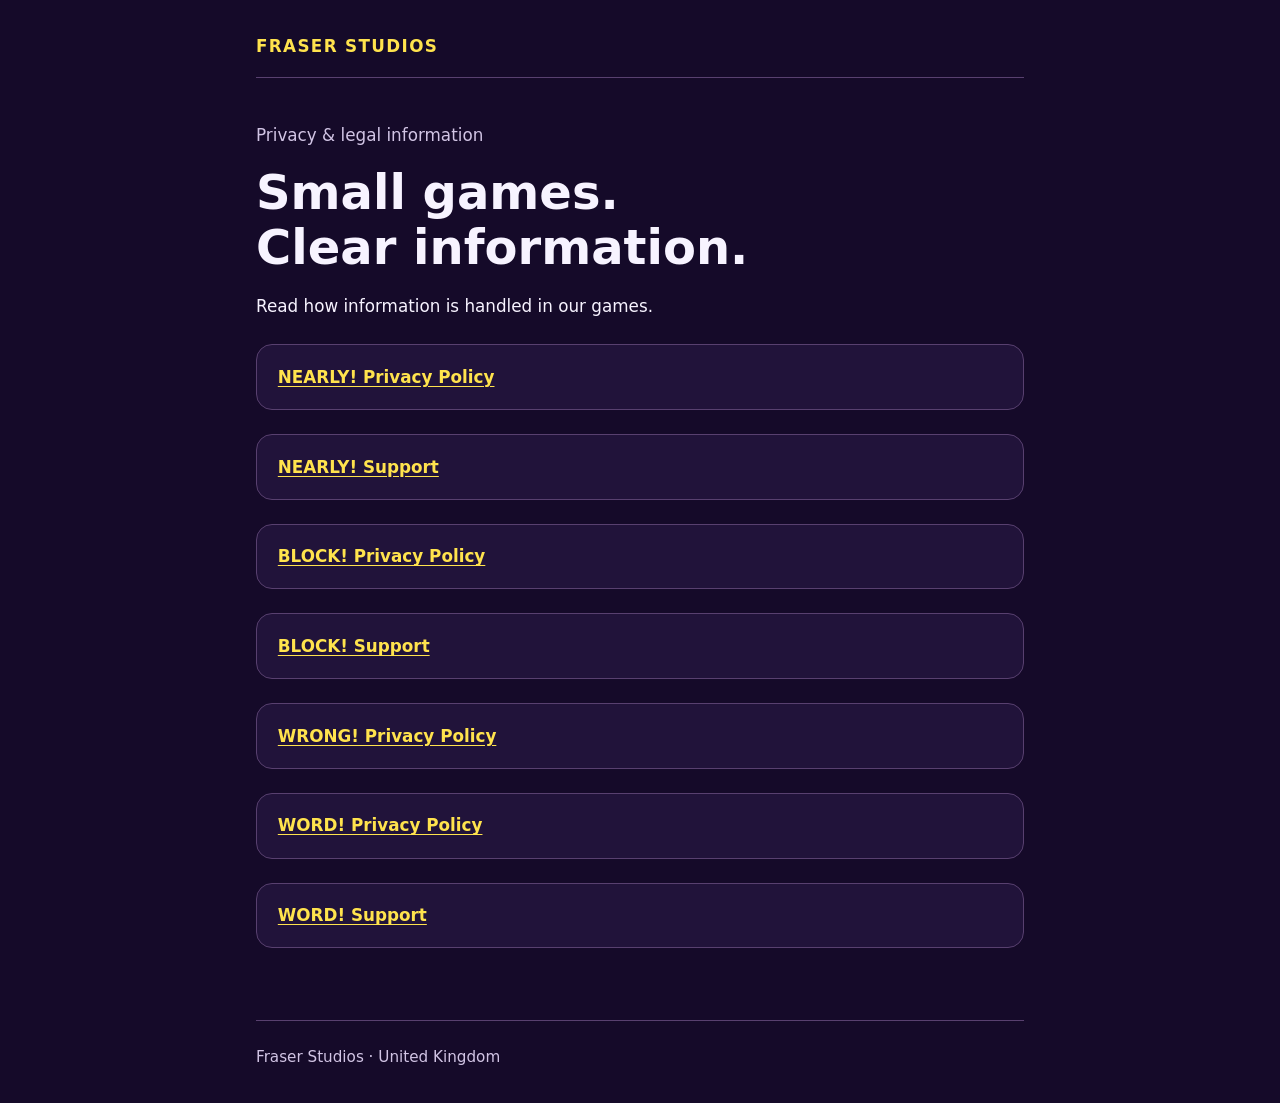
<file: index.html>
<!doctype html>
<html lang="en-GB">
<head>
<meta charset="utf-8">
<meta name="viewport" content="width=device-width, initial-scale=1">
<meta name="description" content="Privacy information for Fraser Studios games.">
<title>Privacy &amp; Legal — Fraser Studios</title>
<link rel="stylesheet" href="styles.css">
</head>
<body>
<a class="skip" href="#main">Skip to content</a>
<header><span class="brand">Fraser Studios</span></header>
<main id="main">
<p class="meta">Privacy &amp; legal information</p>
<h1>Small games.<br>Clear information.</h1>
<p>Read how information is handled in our games.</p>
<a class="document-link" href="nearly/privacy.html">NEARLY! Privacy Policy</a>
<a class="document-link" href="nearly/support.html">NEARLY! Support</a>
<a class="document-link" href="block/privacy.html">BLOCK! Privacy Policy</a>
<a class="document-link" href="block/support.html">BLOCK! Support</a>
<a class="document-link" href="wrong/privacy.html">WRONG! Privacy Policy</a>
<a class="document-link" href="word/privacy.html">WORD! Privacy Policy</a>
<a class="document-link" href="word/support.html">WORD! Support</a>
</main>
<footer>Fraser Studios · United Kingdom</footer>
</body>
</html>
</file>
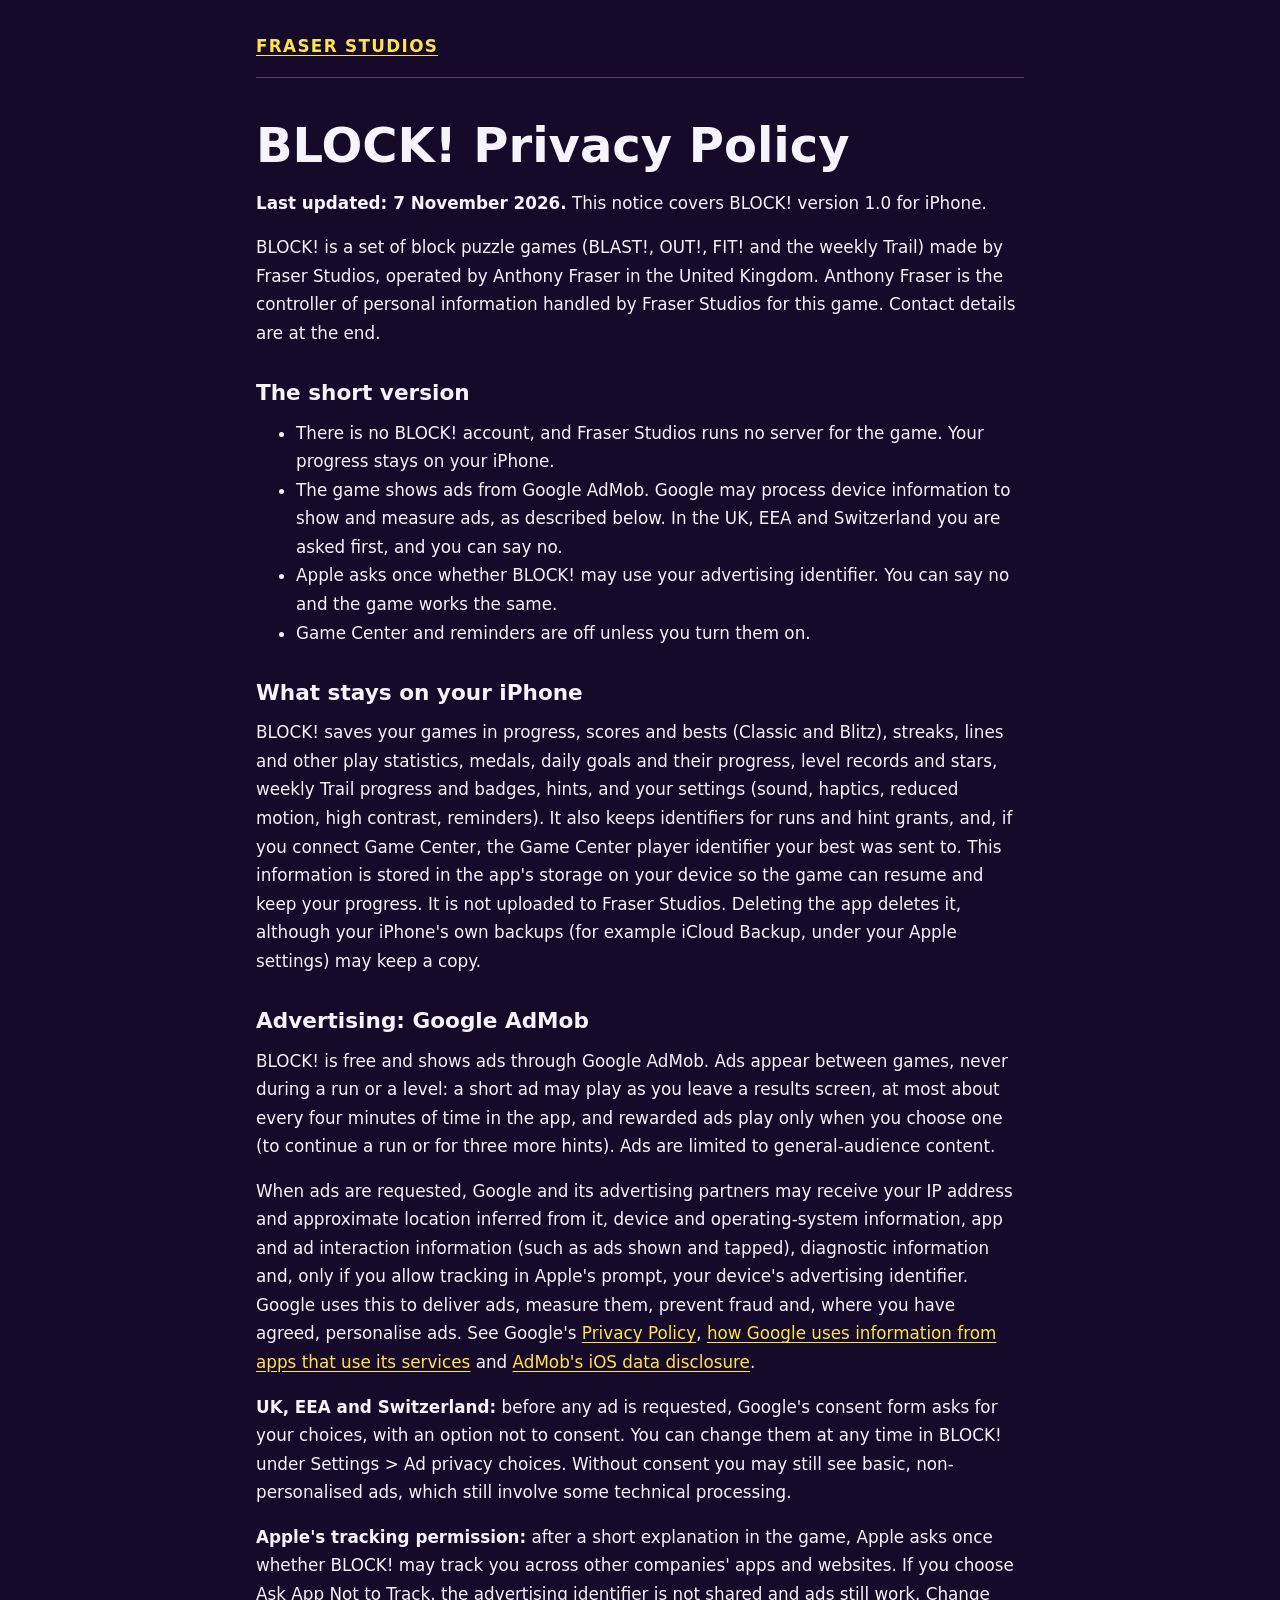
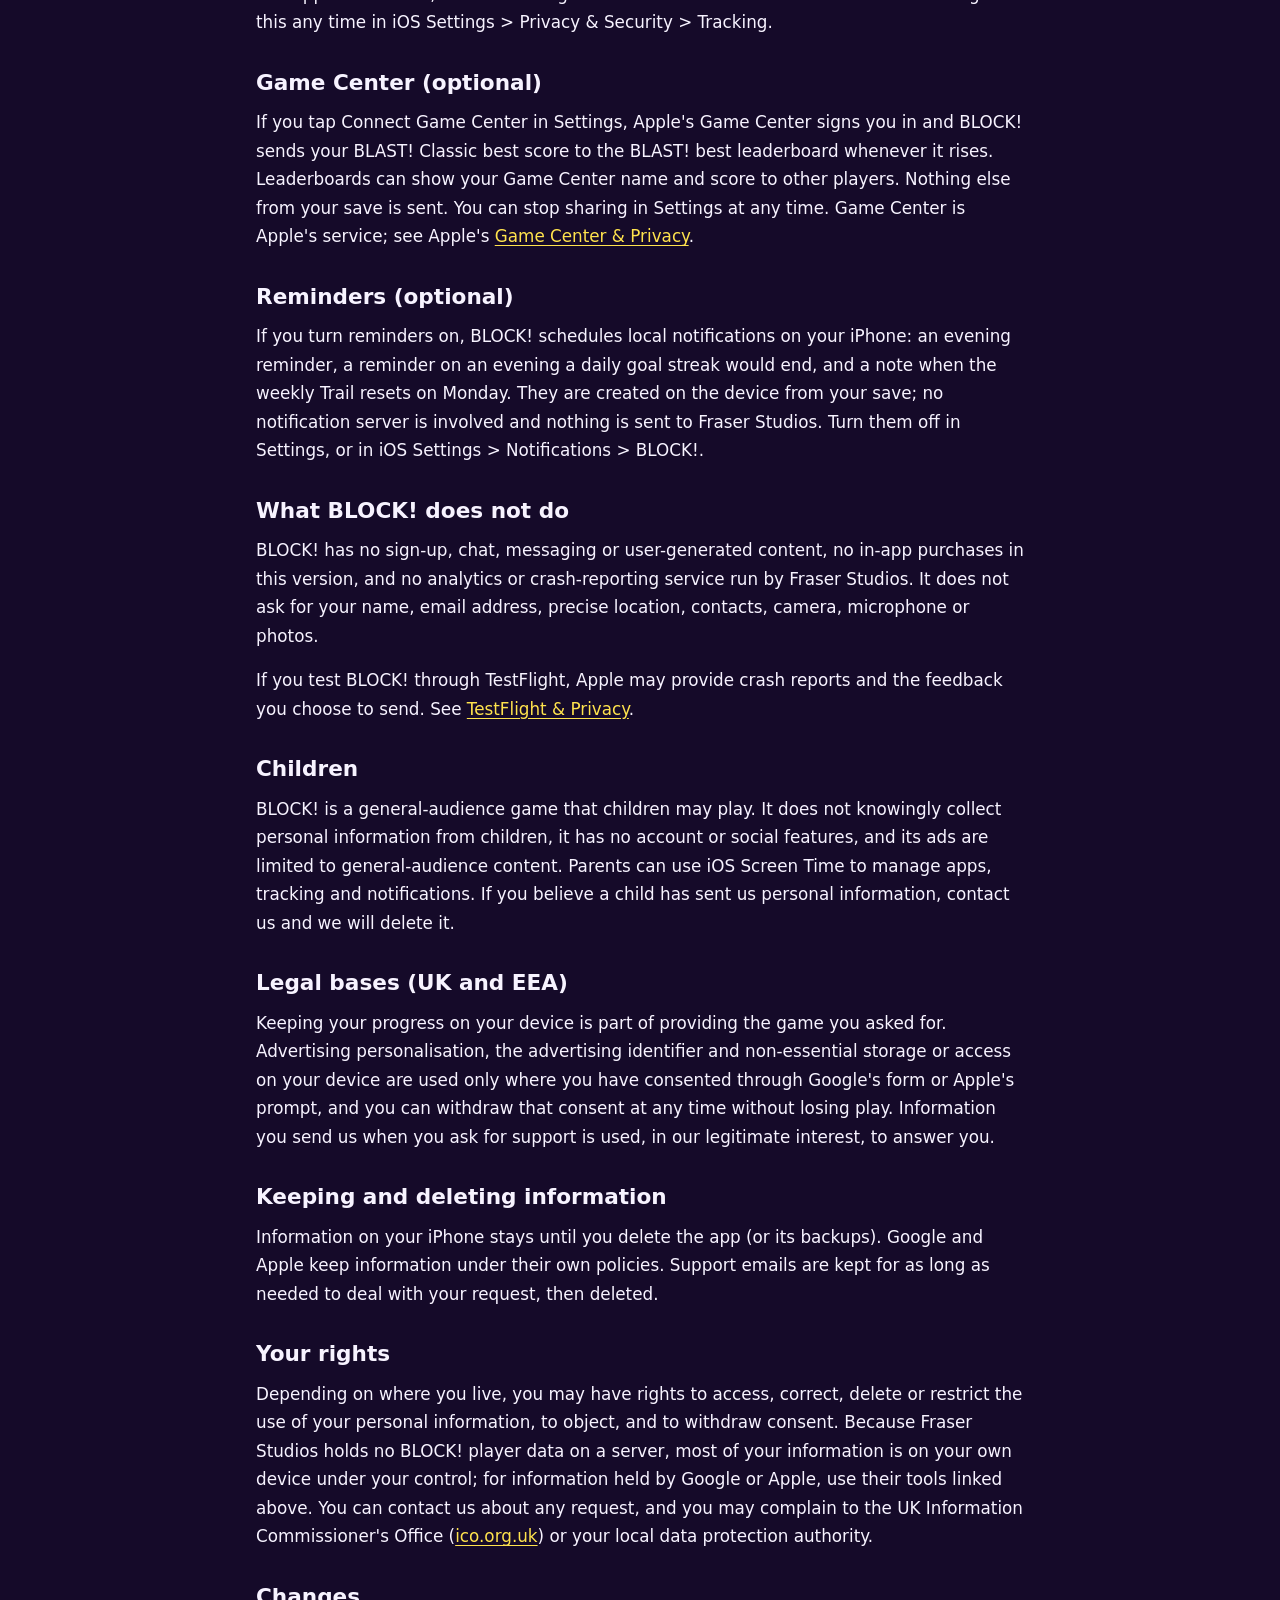
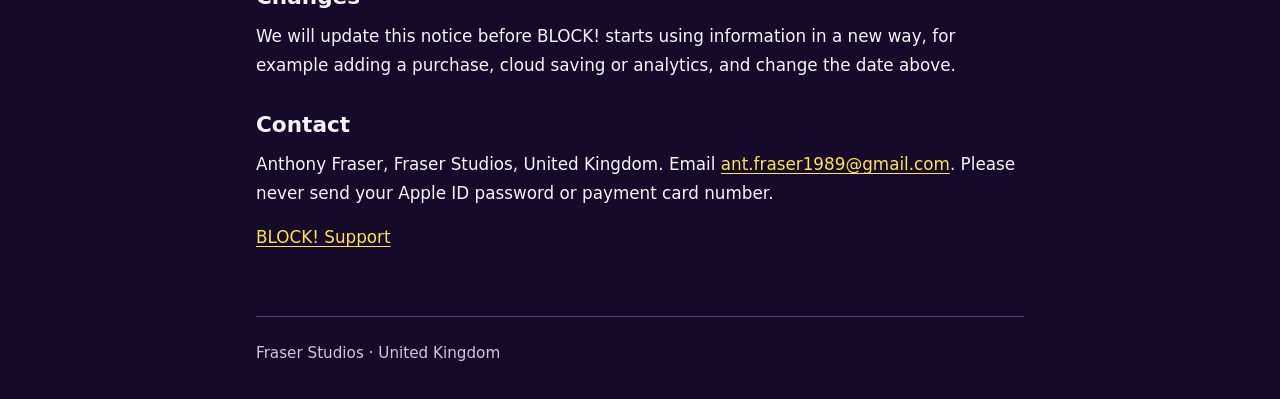
<file: block/privacy.html>
<!doctype html>
<html lang="en-GB">
<head>
<meta charset="utf-8">
<meta name="viewport" content="width=device-width, initial-scale=1">
<meta name="description" content="BLOCK! privacy policy: what the game keeps on your iPhone, what Google AdMob, Apple Game Center and local reminders involve, and your choices.">
<title>BLOCK! Privacy Policy — Fraser Studios</title>
<link rel="stylesheet" href="../styles.css">
</head>
<body>
<a class="skip" href="#main">Skip to content</a>
<header><a class="brand" href="../index.html">Fraser Studios</a></header>
<main id="main">
<h1>BLOCK! Privacy Policy</h1>
<p><strong>Last updated: 7 November 2026.</strong> This notice covers BLOCK! version 1.0 for iPhone.</p>
<p>BLOCK! is a set of block puzzle games (BLAST!, OUT!, FIT! and the weekly Trail) made by Fraser Studios, operated by Anthony Fraser in the United Kingdom. Anthony Fraser is the controller of personal information handled by Fraser Studios for this game. Contact details are at the end.</p>

<h2>The short version</h2>
<ul>
<li>There is no BLOCK! account, and Fraser Studios runs no server for the game. Your progress stays on your iPhone.</li>
<li>The game shows ads from Google AdMob. Google may process device information to show and measure ads, as described below. In the UK, EEA and Switzerland you are asked first, and you can say no.</li>
<li>Apple asks once whether BLOCK! may use your advertising identifier. You can say no and the game works the same.</li>
<li>Game Center and reminders are off unless you turn them on.</li>
</ul>

<h2>What stays on your iPhone</h2>
<p>BLOCK! saves your games in progress, scores and bests (Classic and Blitz), streaks, lines and other play statistics, medals, daily goals and their progress, level records and stars, weekly Trail progress and badges, hints, and your settings (sound, haptics, reduced motion, high contrast, reminders). It also keeps identifiers for runs and hint grants, and, if you connect Game Center, the Game Center player identifier your best was sent to. This information is stored in the app's storage on your device so the game can resume and keep your progress. It is not uploaded to Fraser Studios. Deleting the app deletes it, although your iPhone's own backups (for example iCloud Backup, under your Apple settings) may keep a copy.</p>

<h2>Advertising: Google AdMob</h2>
<p>BLOCK! is free and shows ads through Google AdMob. Ads appear between games, never during a run or a level: a short ad may play as you leave a results screen, at most about every four minutes of time in the app, and rewarded ads play only when you choose one (to continue a run or for three more hints). Ads are limited to general-audience content.</p>
<p>When ads are requested, Google and its advertising partners may receive your IP address and approximate location inferred from it, device and operating-system information, app and ad interaction information (such as ads shown and tapped), diagnostic information and, only if you allow tracking in Apple's prompt, your device's advertising identifier. Google uses this to deliver ads, measure them, prevent fraud and, where you have agreed, personalise ads. See Google's <a href="https://policies.google.com/privacy">Privacy Policy</a>, <a href="https://policies.google.com/technologies/partner-sites">how Google uses information from apps that use its services</a> and <a href="https://developers.google.com/admob/ios/privacy/data-disclosure">AdMob's iOS data disclosure</a>.</p>
<p><strong>UK, EEA and Switzerland:</strong> before any ad is requested, Google's consent form asks for your choices, with an option not to consent. You can change them at any time in BLOCK! under Settings &gt; Ad privacy choices. Without consent you may still see basic, non-personalised ads, which still involve some technical processing.</p>
<p><strong>Apple's tracking permission:</strong> after a short explanation in the game, Apple asks once whether BLOCK! may track you across other companies' apps and websites. If you choose Ask App Not to Track, the advertising identifier is not shared and ads still work. Change this any time in iOS Settings &gt; Privacy &amp; Security &gt; Tracking.</p>

<h2>Game Center (optional)</h2>
<p>If you tap Connect Game Center in Settings, Apple's Game Center signs you in and BLOCK! sends your BLAST! Classic best score to the BLAST! best leaderboard whenever it rises. Leaderboards can show your Game Center name and score to other players. Nothing else from your save is sent. You can stop sharing in Settings at any time. Game Center is Apple's service; see Apple's <a href="https://www.apple.com/legal/privacy/data/en/game-center/">Game Center &amp; Privacy</a>.</p>

<h2>Reminders (optional)</h2>
<p>If you turn reminders on, BLOCK! schedules local notifications on your iPhone: an evening reminder, a reminder on an evening a daily goal streak would end, and a note when the weekly Trail resets on Monday. They are created on the device from your save; no notification server is involved and nothing is sent to Fraser Studios. Turn them off in Settings, or in iOS Settings &gt; Notifications &gt; BLOCK!.</p>

<h2>What BLOCK! does not do</h2>
<p>BLOCK! has no sign-up, chat, messaging or user-generated content, no in-app purchases in this version, and no analytics or crash-reporting service run by Fraser Studios. It does not ask for your name, email address, precise location, contacts, camera, microphone or photos.</p>
<p>If you test BLOCK! through TestFlight, Apple may provide crash reports and the feedback you choose to send. See <a href="https://www.apple.com/legal/privacy/data/en/testflight/">TestFlight &amp; Privacy</a>.</p>

<h2>Children</h2>
<p>BLOCK! is a general-audience game that children may play. It does not knowingly collect personal information from children, it has no account or social features, and its ads are limited to general-audience content. Parents can use iOS Screen Time to manage apps, tracking and notifications. If you believe a child has sent us personal information, contact us and we will delete it.</p>

<h2>Legal bases (UK and EEA)</h2>
<p>Keeping your progress on your device is part of providing the game you asked for. Advertising personalisation, the advertising identifier and non-essential storage or access on your device are used only where you have consented through Google's form or Apple's prompt, and you can withdraw that consent at any time without losing play. Information you send us when you ask for support is used, in our legitimate interest, to answer you.</p>

<h2>Keeping and deleting information</h2>
<p>Information on your iPhone stays until you delete the app (or its backups). Google and Apple keep information under their own policies. Support emails are kept for as long as needed to deal with your request, then deleted.</p>

<h2>Your rights</h2>
<p>Depending on where you live, you may have rights to access, correct, delete or restrict the use of your personal information, to object, and to withdraw consent. Because Fraser Studios holds no BLOCK! player data on a server, most of your information is on your own device under your control; for information held by Google or Apple, use their tools linked above. You can contact us about any request, and you may complain to the UK Information Commissioner's Office (<a href="https://ico.org.uk">ico.org.uk</a>) or your local data protection authority.</p>

<h2>Changes</h2>
<p>We will update this notice before BLOCK! starts using information in a new way, for example adding a purchase, cloud saving or analytics, and change the date above.</p>

<h2>Contact</h2>
<p>Anthony Fraser, Fraser Studios, United Kingdom. Email <a href="mailto:ant.fraser1989@gmail.com">ant.fraser1989@gmail.com</a>. Please never send your Apple ID password or payment card number.</p>
<p><a href="support.html">BLOCK! Support</a></p>
</main>
<footer>Fraser Studios · United Kingdom</footer>
</body>
</html>
</file>
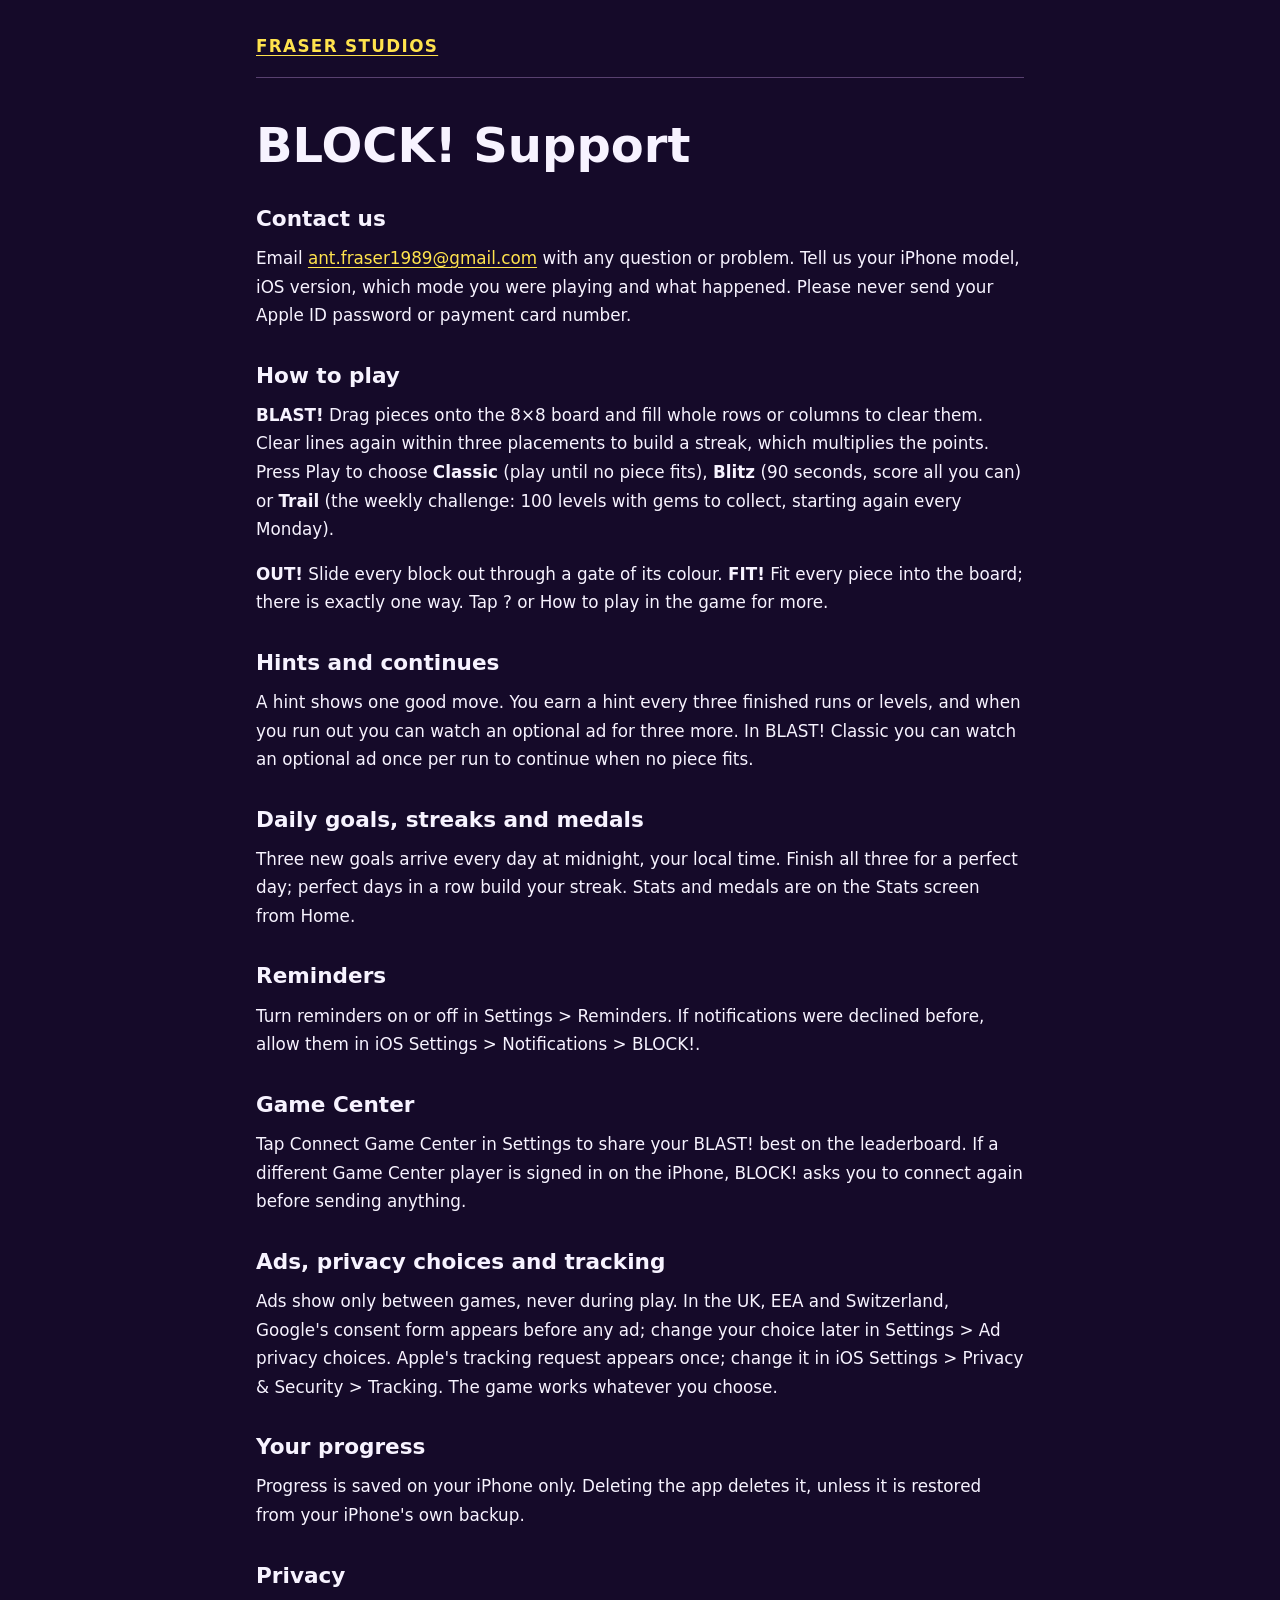
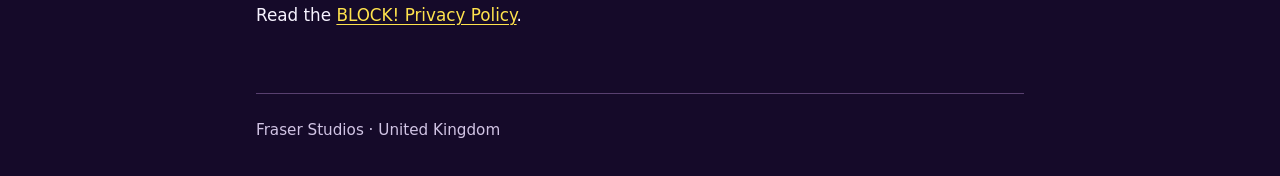
<file: block/support.html>
<!doctype html>
<html lang="en-GB">
<head>
<meta charset="utf-8">
<meta name="viewport" content="width=device-width, initial-scale=1">
<meta name="description" content="BLOCK! support: how to contact Fraser Studios and get help with BLAST!, Blitz, the weekly Trail, OUT!, FIT!, daily goals, reminders, Game Center and ad choices.">
<title>BLOCK! Support — Fraser Studios</title>
<link rel="stylesheet" href="../styles.css">
</head>
<body>
<a class="skip" href="#main">Skip to content</a>
<header><a class="brand" href="../index.html">Fraser Studios</a></header>
<main id="main">
<h1>BLOCK! Support</h1>
<h2>Contact us</h2>
<p>Email <a href="mailto:ant.fraser1989@gmail.com">ant.fraser1989@gmail.com</a> with any question or problem. Tell us your iPhone model, iOS version, which mode you were playing and what happened. Please never send your Apple ID password or payment card number.</p>
<h2>How to play</h2>
<p><strong>BLAST!</strong> Drag pieces onto the 8×8 board and fill whole rows or columns to clear them. Clear lines again within three placements to build a streak, which multiplies the points. Press Play to choose <strong>Classic</strong> (play until no piece fits), <strong>Blitz</strong> (90 seconds, score all you can) or <strong>Trail</strong> (the weekly challenge: 100 levels with gems to collect, starting again every Monday).</p>
<p><strong>OUT!</strong> Slide every block out through a gate of its colour. <strong>FIT!</strong> Fit every piece into the board; there is exactly one way. Tap ? or How to play in the game for more.</p>
<h2>Hints and continues</h2>
<p>A hint shows one good move. You earn a hint every three finished runs or levels, and when you run out you can watch an optional ad for three more. In BLAST! Classic you can watch an optional ad once per run to continue when no piece fits.</p>
<h2>Daily goals, streaks and medals</h2>
<p>Three new goals arrive every day at midnight, your local time. Finish all three for a perfect day; perfect days in a row build your streak. Stats and medals are on the Stats screen from Home.</p>
<h2>Reminders</h2>
<p>Turn reminders on or off in Settings &gt; Reminders. If notifications were declined before, allow them in iOS Settings &gt; Notifications &gt; BLOCK!.</p>
<h2>Game Center</h2>
<p>Tap Connect Game Center in Settings to share your BLAST! best on the leaderboard. If a different Game Center player is signed in on the iPhone, BLOCK! asks you to connect again before sending anything.</p>
<h2>Ads, privacy choices and tracking</h2>
<p>Ads show only between games, never during play. In the UK, EEA and Switzerland, Google's consent form appears before any ad; change your choice later in Settings &gt; Ad privacy choices. Apple's tracking request appears once; change it in iOS Settings &gt; Privacy &amp; Security &gt; Tracking. The game works whatever you choose.</p>
<h2>Your progress</h2>
<p>Progress is saved on your iPhone only. Deleting the app deletes it, unless it is restored from your iPhone's own backup.</p>
<h2>Privacy</h2>
<p>Read the <a href="privacy.html">BLOCK! Privacy Policy</a>.</p>
</main>
<footer>Fraser Studios · United Kingdom</footer>
</body>
</html>
</file>
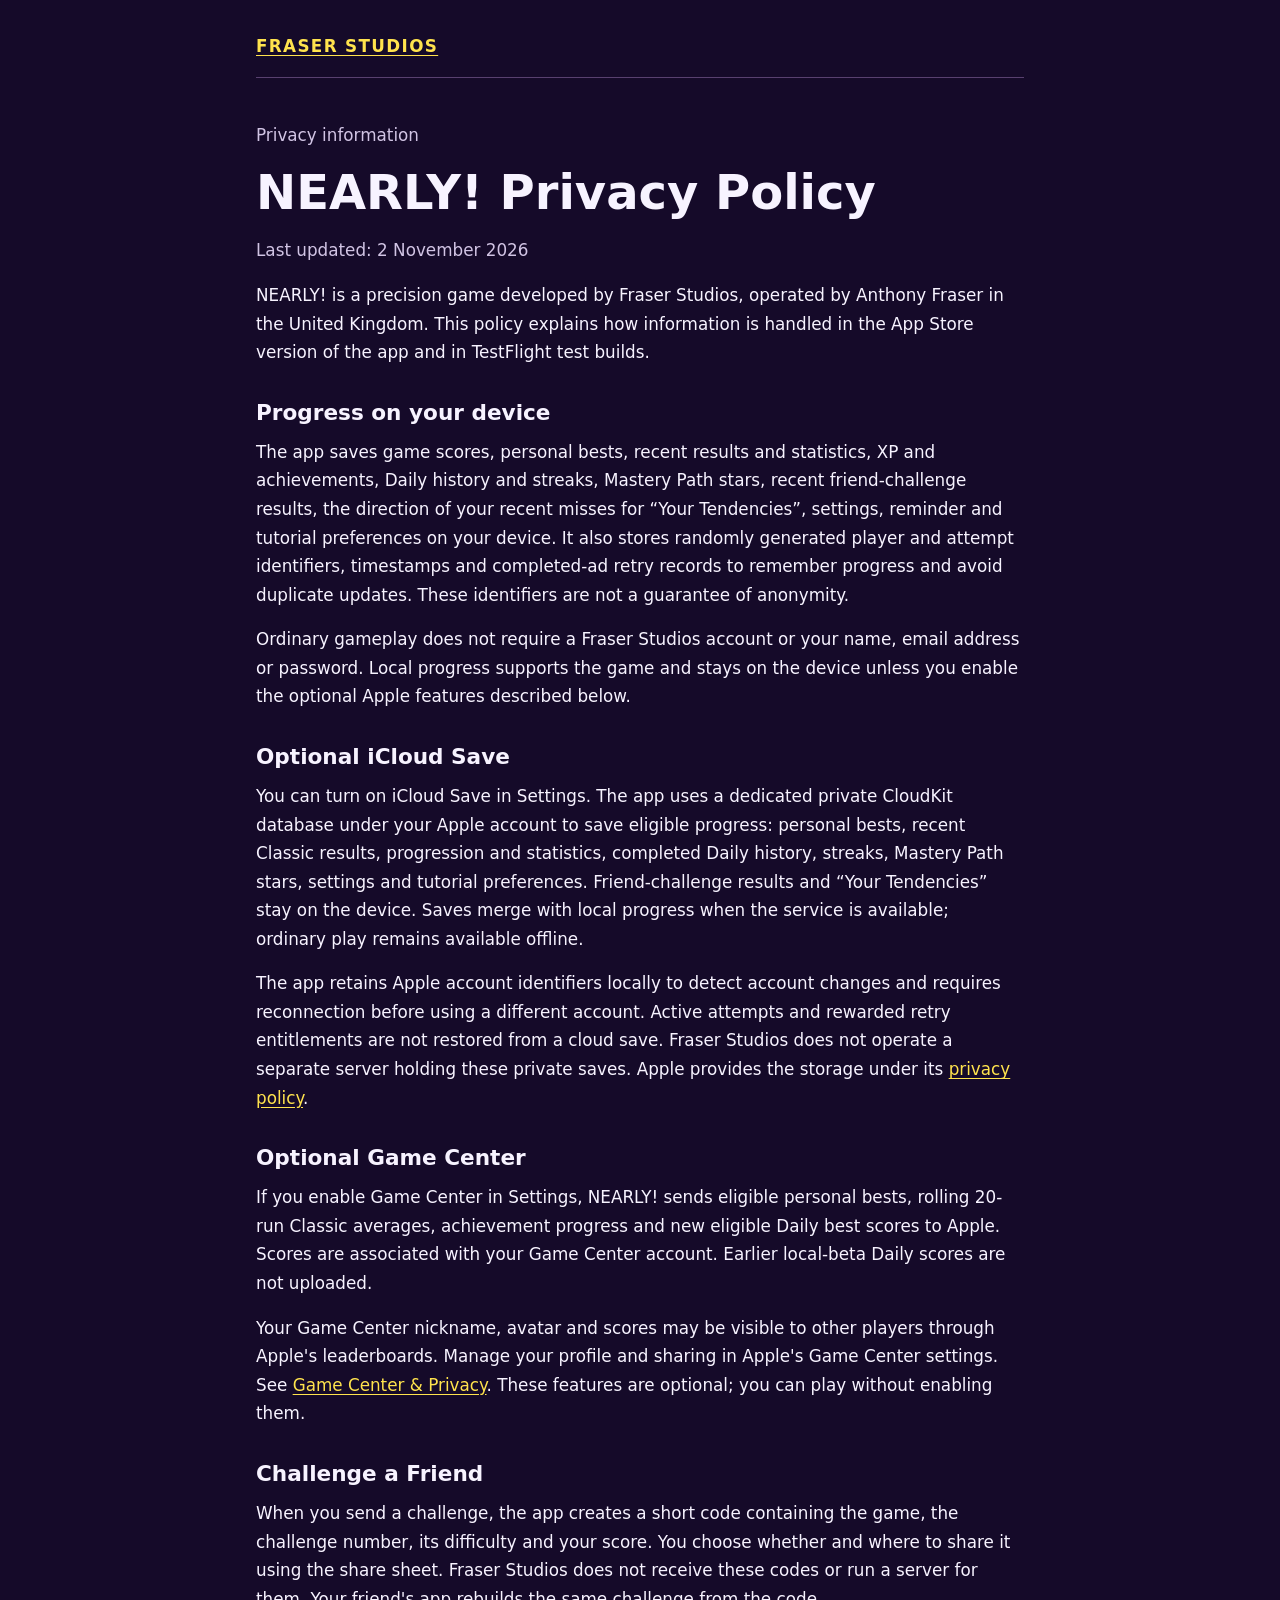
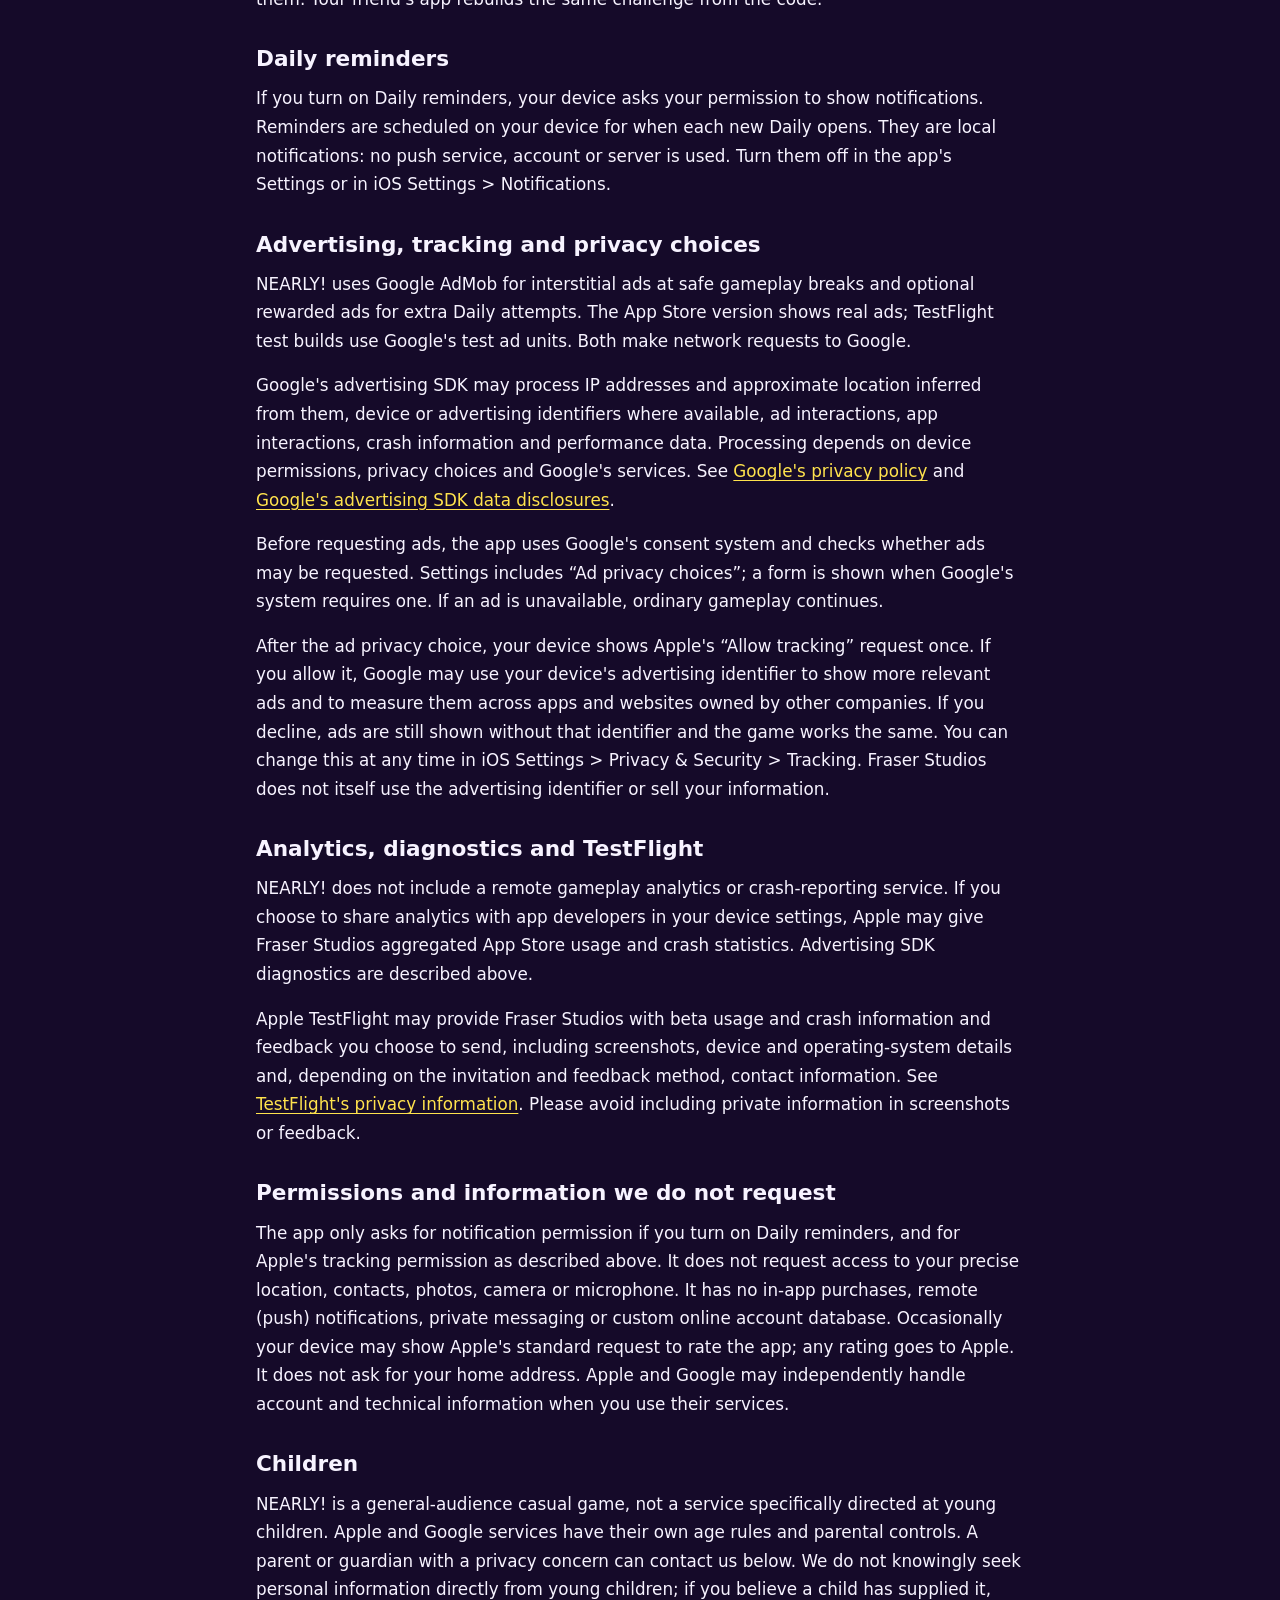
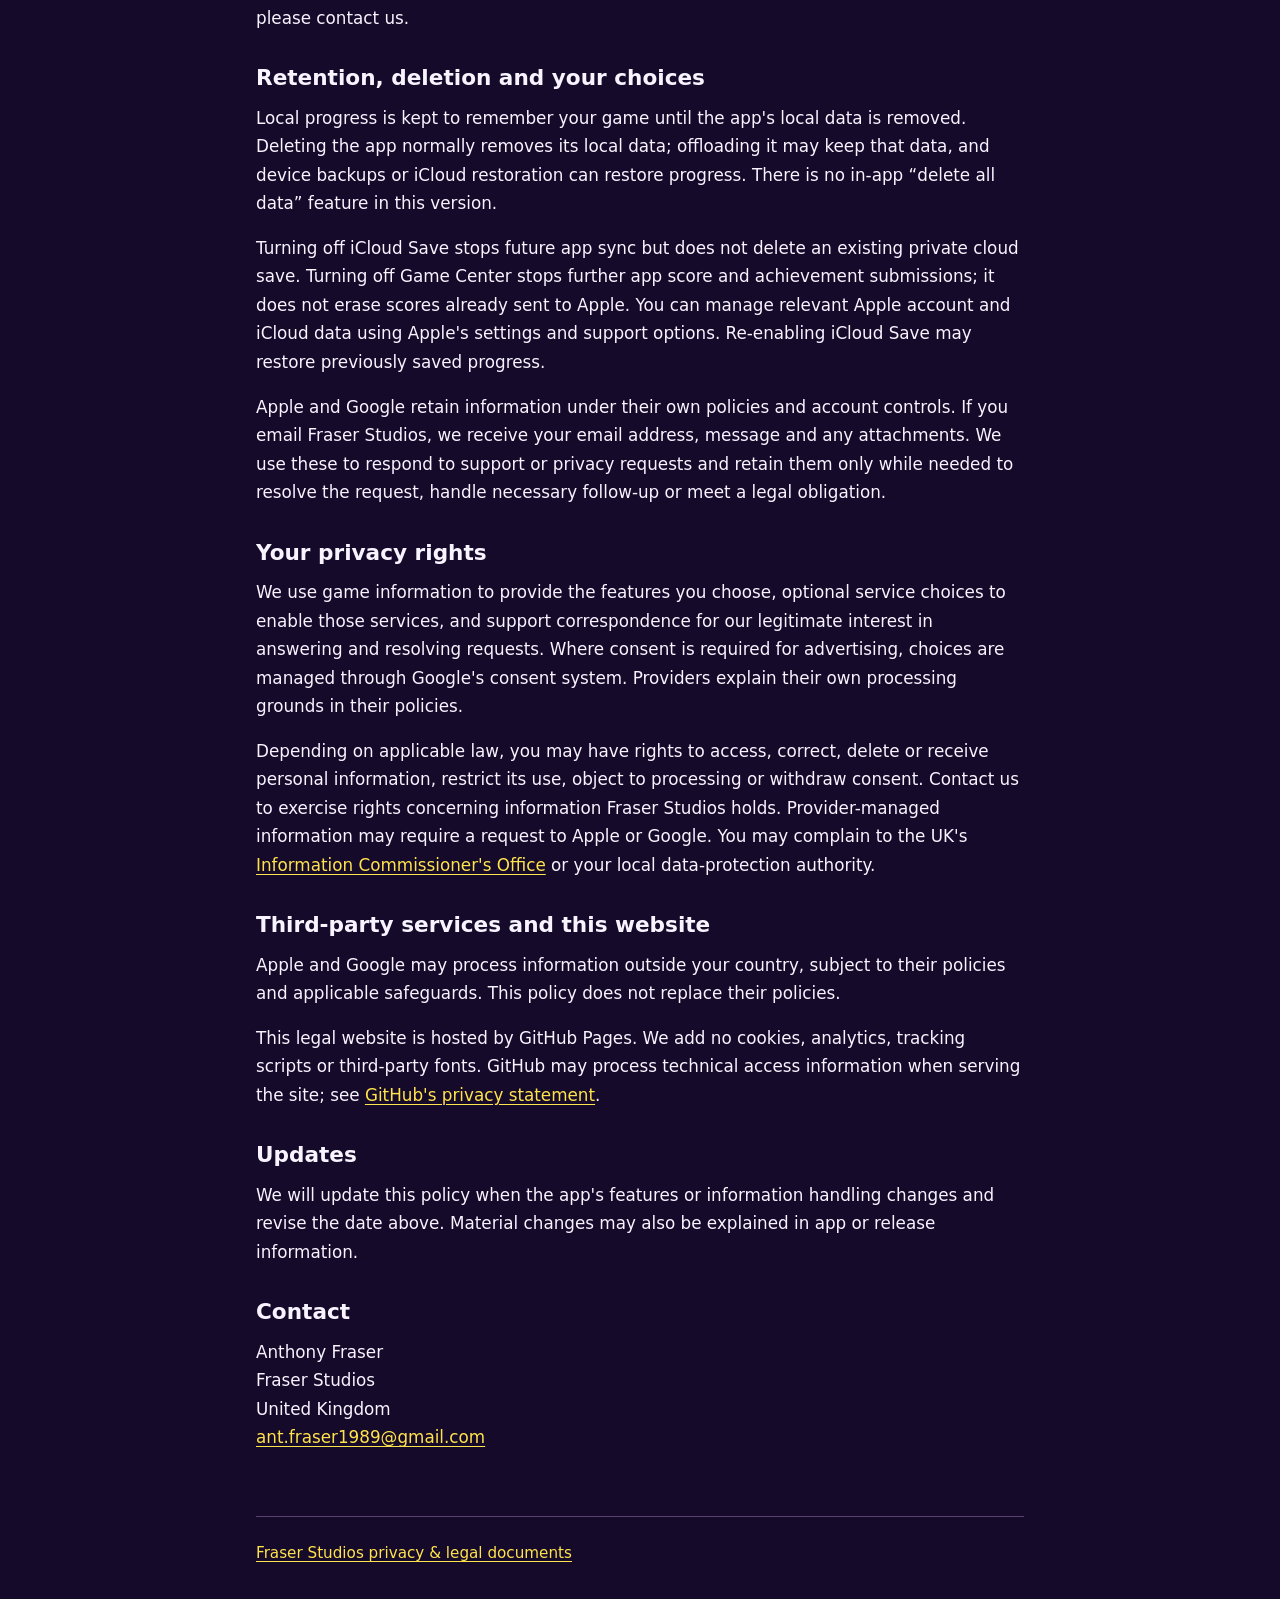
<file: nearly/privacy.html>
<!doctype html>
<html lang="en-GB">
<head>
<meta charset="utf-8">
<meta name="viewport" content="width=device-width, initial-scale=1">
<meta name="description" content="How NEARLY! handles local progress, optional Apple services, reminders, advertising and tracking choices.">
<title>NEARLY! Privacy Policy — Fraser Studios</title>
<link rel="stylesheet" href="../styles.css">
</head>
<body>
<a class="skip" href="#main">Skip to content</a>
<header><a class="brand" href="../index.html">Fraser Studios</a></header>
<main id="main">
<p class="meta">Privacy information</p>
<h1>NEARLY! Privacy Policy</h1>
<p class="meta">Last updated: <time datetime="2026-11-02">2 November 2026</time></p>
<p>NEARLY! is a precision game developed by Fraser Studios, operated by Anthony Fraser in the United Kingdom. This policy explains how information is handled in the App Store version of the app and in TestFlight test builds.</p>

<h2>Progress on your device</h2>
<p>The app saves game scores, personal bests, recent results and statistics, XP and achievements, Daily history and streaks, Mastery Path stars, recent friend-challenge results, the direction of your recent misses for “Your Tendencies”, settings, reminder and tutorial preferences on your device. It also stores randomly generated player and attempt identifiers, timestamps and completed-ad retry records to remember progress and avoid duplicate updates. These identifiers are not a guarantee of anonymity.</p>
<p>Ordinary gameplay does not require a Fraser Studios account or your name, email address or password. Local progress supports the game and stays on the device unless you enable the optional Apple features described below.</p>

<h2>Optional iCloud Save</h2>
<p>You can turn on iCloud Save in Settings. The app uses a dedicated private CloudKit database under your Apple account to save eligible progress: personal bests, recent Classic results, progression and statistics, completed Daily history, streaks, Mastery Path stars, settings and tutorial preferences. Friend-challenge results and “Your Tendencies” stay on the device. Saves merge with local progress when the service is available; ordinary play remains available offline.</p>
<p>The app retains Apple account identifiers locally to detect account changes and requires reconnection before using a different account. Active attempts and rewarded retry entitlements are not restored from a cloud save. Fraser Studios does not operate a separate server holding these private saves. Apple provides the storage under its <a href="https://www.apple.com/legal/privacy/">privacy policy</a>.</p>

<h2>Optional Game Center</h2>
<p>If you enable Game Center in Settings, NEARLY! sends eligible personal bests, rolling 20-run Classic averages, achievement progress and new eligible Daily best scores to Apple. Scores are associated with your Game Center account. Earlier local-beta Daily scores are not uploaded.</p>
<p>Your Game Center nickname, avatar and scores may be visible to other players through Apple's leaderboards. Manage your profile and sharing in Apple's Game Center settings. See <a href="https://www.apple.com/legal/privacy/data/en/game-center/">Game Center &amp; Privacy</a>. These features are optional; you can play without enabling them.</p>

<h2>Challenge a Friend</h2>
<p>When you send a challenge, the app creates a short code containing the game, the challenge number, its difficulty and your score. You choose whether and where to share it using the share sheet. Fraser Studios does not receive these codes or run a server for them. Your friend's app rebuilds the same challenge from the code.</p>

<h2>Daily reminders</h2>
<p>If you turn on Daily reminders, your device asks your permission to show notifications. Reminders are scheduled on your device for when each new Daily opens. They are local notifications: no push service, account or server is used. Turn them off in the app's Settings or in iOS Settings &gt; Notifications.</p>

<h2>Advertising, tracking and privacy choices</h2>
<p>NEARLY! uses Google AdMob for interstitial ads at safe gameplay breaks and optional rewarded ads for extra Daily attempts. The App Store version shows real ads; TestFlight test builds use Google's test ad units. Both make network requests to Google.</p>
<p>Google's advertising SDK may process IP addresses and approximate location inferred from them, device or advertising identifiers where available, ad interactions, app interactions, crash information and performance data. Processing depends on device permissions, privacy choices and Google's services. See <a href="https://policies.google.com/privacy">Google's privacy policy</a> and <a href="https://developers.google.com/admob/ios/privacy/data-disclosure">Google's advertising SDK data disclosures</a>.</p>
<p>Before requesting ads, the app uses Google's consent system and checks whether ads may be requested. Settings includes “Ad privacy choices”; a form is shown when Google's system requires one. If an ad is unavailable, ordinary gameplay continues.</p>
<p>After the ad privacy choice, your device shows Apple's “Allow tracking” request once. If you allow it, Google may use your device's advertising identifier to show more relevant ads and to measure them across apps and websites owned by other companies. If you decline, ads are still shown without that identifier and the game works the same. You can change this at any time in iOS Settings &gt; Privacy &amp; Security &gt; Tracking. Fraser Studios does not itself use the advertising identifier or sell your information.</p>

<h2>Analytics, diagnostics and TestFlight</h2>
<p>NEARLY! does not include a remote gameplay analytics or crash-reporting service. If you choose to share analytics with app developers in your device settings, Apple may give Fraser Studios aggregated App Store usage and crash statistics. Advertising SDK diagnostics are described above.</p>
<p>Apple TestFlight may provide Fraser Studios with beta usage and crash information and feedback you choose to send, including screenshots, device and operating-system details and, depending on the invitation and feedback method, contact information. See <a href="https://testflight.apple.com/#privacy-data">TestFlight's privacy information</a>. Please avoid including private information in screenshots or feedback.</p>

<h2>Permissions and information we do not request</h2>
<p>The app only asks for notification permission if you turn on Daily reminders, and for Apple's tracking permission as described above. It does not request access to your precise location, contacts, photos, camera or microphone. It has no in-app purchases, remote (push) notifications, private messaging or custom online account database. Occasionally your device may show Apple's standard request to rate the app; any rating goes to Apple. It does not ask for your home address. Apple and Google may independently handle account and technical information when you use their services.</p>

<h2>Children</h2>
<p>NEARLY! is a general-audience casual game, not a service specifically directed at young children. Apple and Google services have their own age rules and parental controls. A parent or guardian with a privacy concern can contact us below. We do not knowingly seek personal information directly from young children; if you believe a child has supplied it, please contact us.</p>

<h2>Retention, deletion and your choices</h2>
<p>Local progress is kept to remember your game until the app's local data is removed. Deleting the app normally removes its local data; offloading it may keep that data, and device backups or iCloud restoration can restore progress. There is no in-app “delete all data” feature in this version.</p>
<p>Turning off iCloud Save stops future app sync but does not delete an existing private cloud save. Turning off Game Center stops further app score and achievement submissions; it does not erase scores already sent to Apple. You can manage relevant Apple account and iCloud data using Apple's settings and support options. Re-enabling iCloud Save may restore previously saved progress.</p>
<p>Apple and Google retain information under their own policies and account controls. If you email Fraser Studios, we receive your email address, message and any attachments. We use these to respond to support or privacy requests and retain them only while needed to resolve the request, handle necessary follow-up or meet a legal obligation.</p>

<h2>Your privacy rights</h2>
<p>We use game information to provide the features you choose, optional service choices to enable those services, and support correspondence for our legitimate interest in answering and resolving requests. Where consent is required for advertising, choices are managed through Google's consent system. Providers explain their own processing grounds in their policies.</p>
<p>Depending on applicable law, you may have rights to access, correct, delete or receive personal information, restrict its use, object to processing or withdraw consent. Contact us to exercise rights concerning information Fraser Studios holds. Provider-managed information may require a request to Apple or Google. You may complain to the UK's <a href="https://ico.org.uk/make-a-complaint/">Information Commissioner's Office</a> or your local data-protection authority.</p>

<h2>Third-party services and this website</h2>
<p>Apple and Google may process information outside your country, subject to their policies and applicable safeguards. This policy does not replace their policies.</p>
<p>This legal website is hosted by GitHub Pages. We add no cookies, analytics, tracking scripts or third-party fonts. GitHub may process technical access information when serving the site; see <a href="https://docs.github.com/en/site-policy/privacy-policies/github-general-privacy-statement">GitHub's privacy statement</a>.</p>

<h2>Updates</h2>
<p>We will update this policy when the app's features or information handling changes and revise the date above. Material changes may also be explained in app or release information.</p>

<h2>Contact</h2>
<p>Anthony Fraser<br>Fraser Studios<br>United Kingdom<br><a href="mailto:ant.fraser1989@gmail.com">ant.fraser1989@gmail.com</a></p>
</main>
<footer><a href="../index.html">Fraser Studios privacy &amp; legal documents</a></footer>
</body>
</html>
</file>
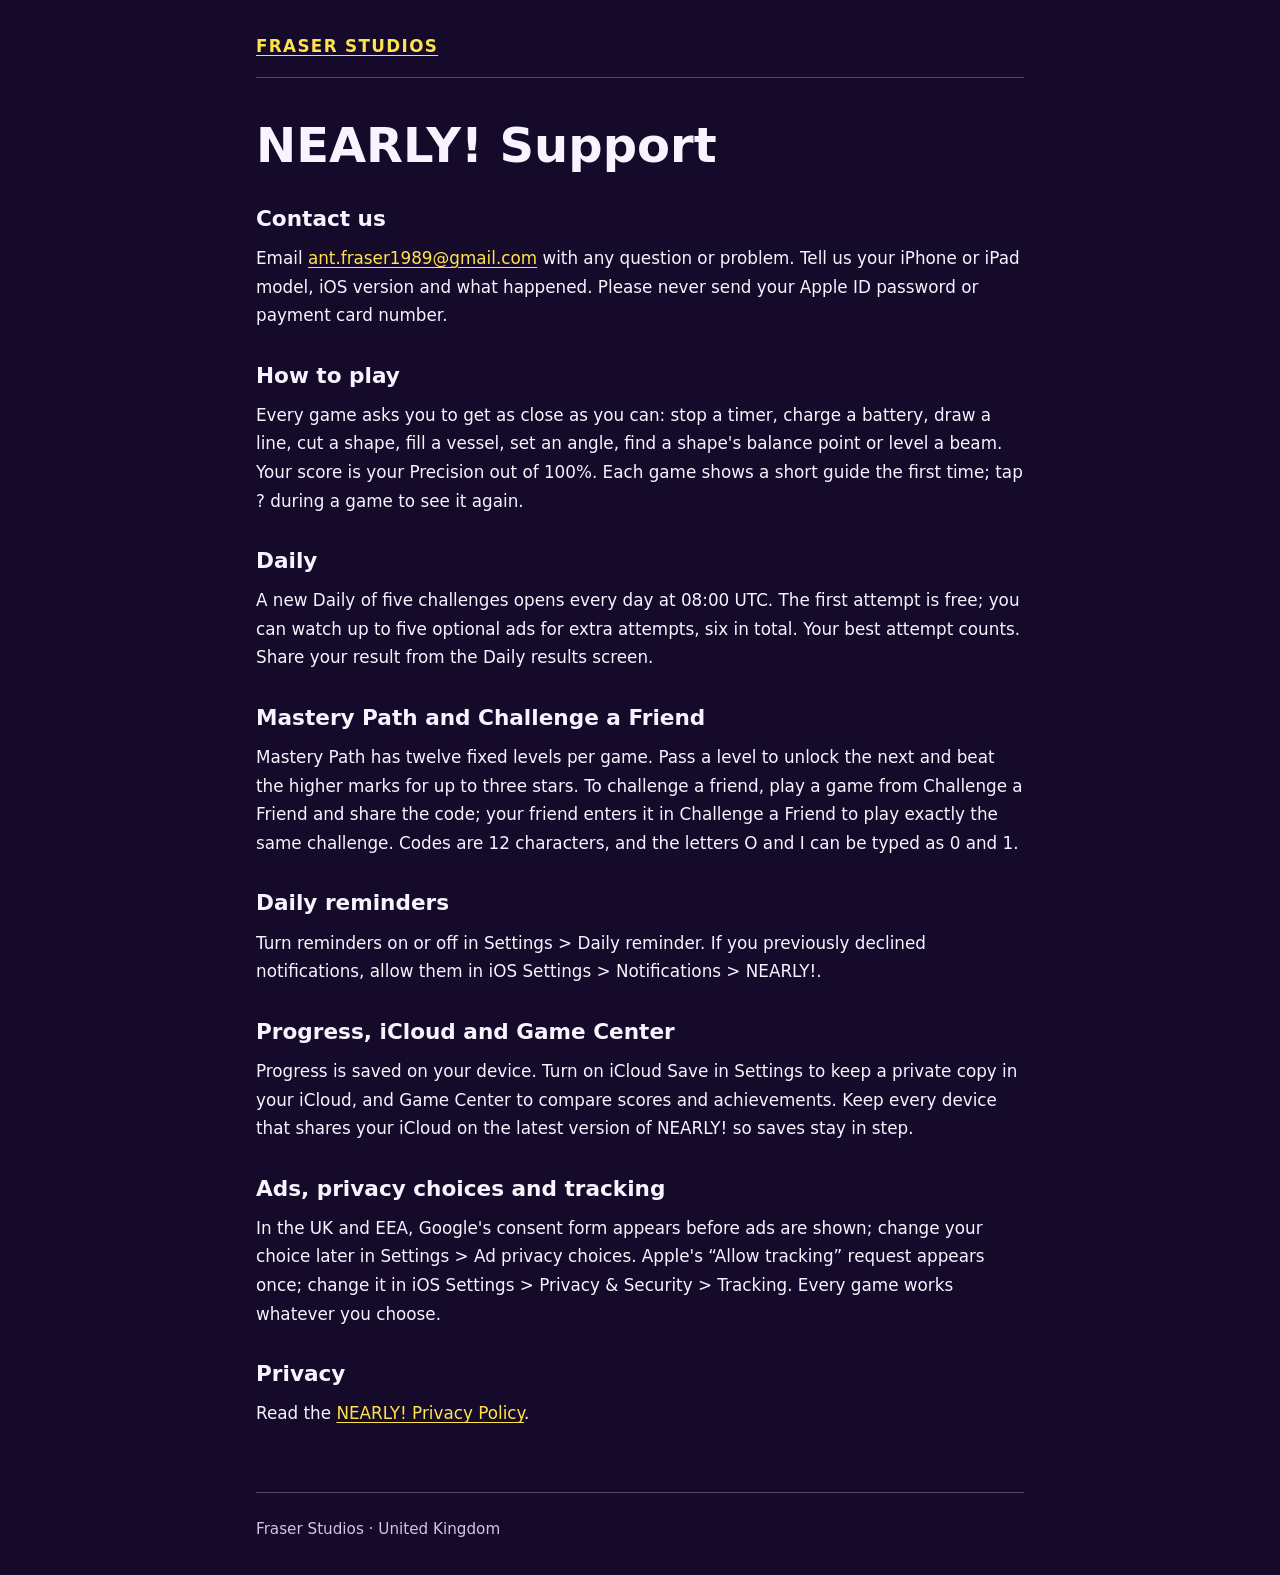
<file: nearly/support.html>
<!doctype html>
<html lang="en-GB">
<head>
<meta charset="utf-8">
<meta name="viewport" content="width=device-width, initial-scale=1">
<meta name="description" content="NEARLY! support: how to contact Fraser Studios and get help with the games, Daily, Mastery Path, friend challenges, reminders and ad choices.">
<title>NEARLY! Support — Fraser Studios</title>
<link rel="stylesheet" href="../styles.css">
</head>
<body>
<a class="skip" href="#main">Skip to content</a>
<header><a class="brand" href="../index.html">Fraser Studios</a></header>
<main id="main">
<h1>NEARLY! Support</h1>
<h2>Contact us</h2>
<p>Email <a href="mailto:ant.fraser1989@gmail.com">ant.fraser1989@gmail.com</a> with any question or problem. Tell us your iPhone or iPad model, iOS version and what happened. Please never send your Apple ID password or payment card number.</p>
<h2>How to play</h2>
<p>Every game asks you to get as close as you can: stop a timer, charge a battery, draw a line, cut a shape, fill a vessel, set an angle, find a shape's balance point or level a beam. Your score is your Precision out of 100%. Each game shows a short guide the first time; tap ? during a game to see it again.</p>
<h2>Daily</h2>
<p>A new Daily of five challenges opens every day at 08:00 UTC. The first attempt is free; you can watch up to five optional ads for extra attempts, six in total. Your best attempt counts. Share your result from the Daily results screen.</p>
<h2>Mastery Path and Challenge a Friend</h2>
<p>Mastery Path has twelve fixed levels per game. Pass a level to unlock the next and beat the higher marks for up to three stars. To challenge a friend, play a game from Challenge a Friend and share the code; your friend enters it in Challenge a Friend to play exactly the same challenge. Codes are 12 characters, and the letters O and I can be typed as 0 and 1.</p>
<h2>Daily reminders</h2>
<p>Turn reminders on or off in Settings &gt; Daily reminder. If you previously declined notifications, allow them in iOS Settings &gt; Notifications &gt; NEARLY!.</p>
<h2>Progress, iCloud and Game Center</h2>
<p>Progress is saved on your device. Turn on iCloud Save in Settings to keep a private copy in your iCloud, and Game Center to compare scores and achievements. Keep every device that shares your iCloud on the latest version of NEARLY! so saves stay in step.</p>
<h2>Ads, privacy choices and tracking</h2>
<p>In the UK and EEA, Google's consent form appears before ads are shown; change your choice later in Settings &gt; Ad privacy choices. Apple's “Allow tracking” request appears once; change it in iOS Settings &gt; Privacy &amp; Security &gt; Tracking. Every game works whatever you choose.</p>
<h2>Privacy</h2>
<p>Read the <a href="privacy.html">NEARLY! Privacy Policy</a>.</p>
</main>
<footer>Fraser Studios · United Kingdom</footer>
</body>
</html>
</file>
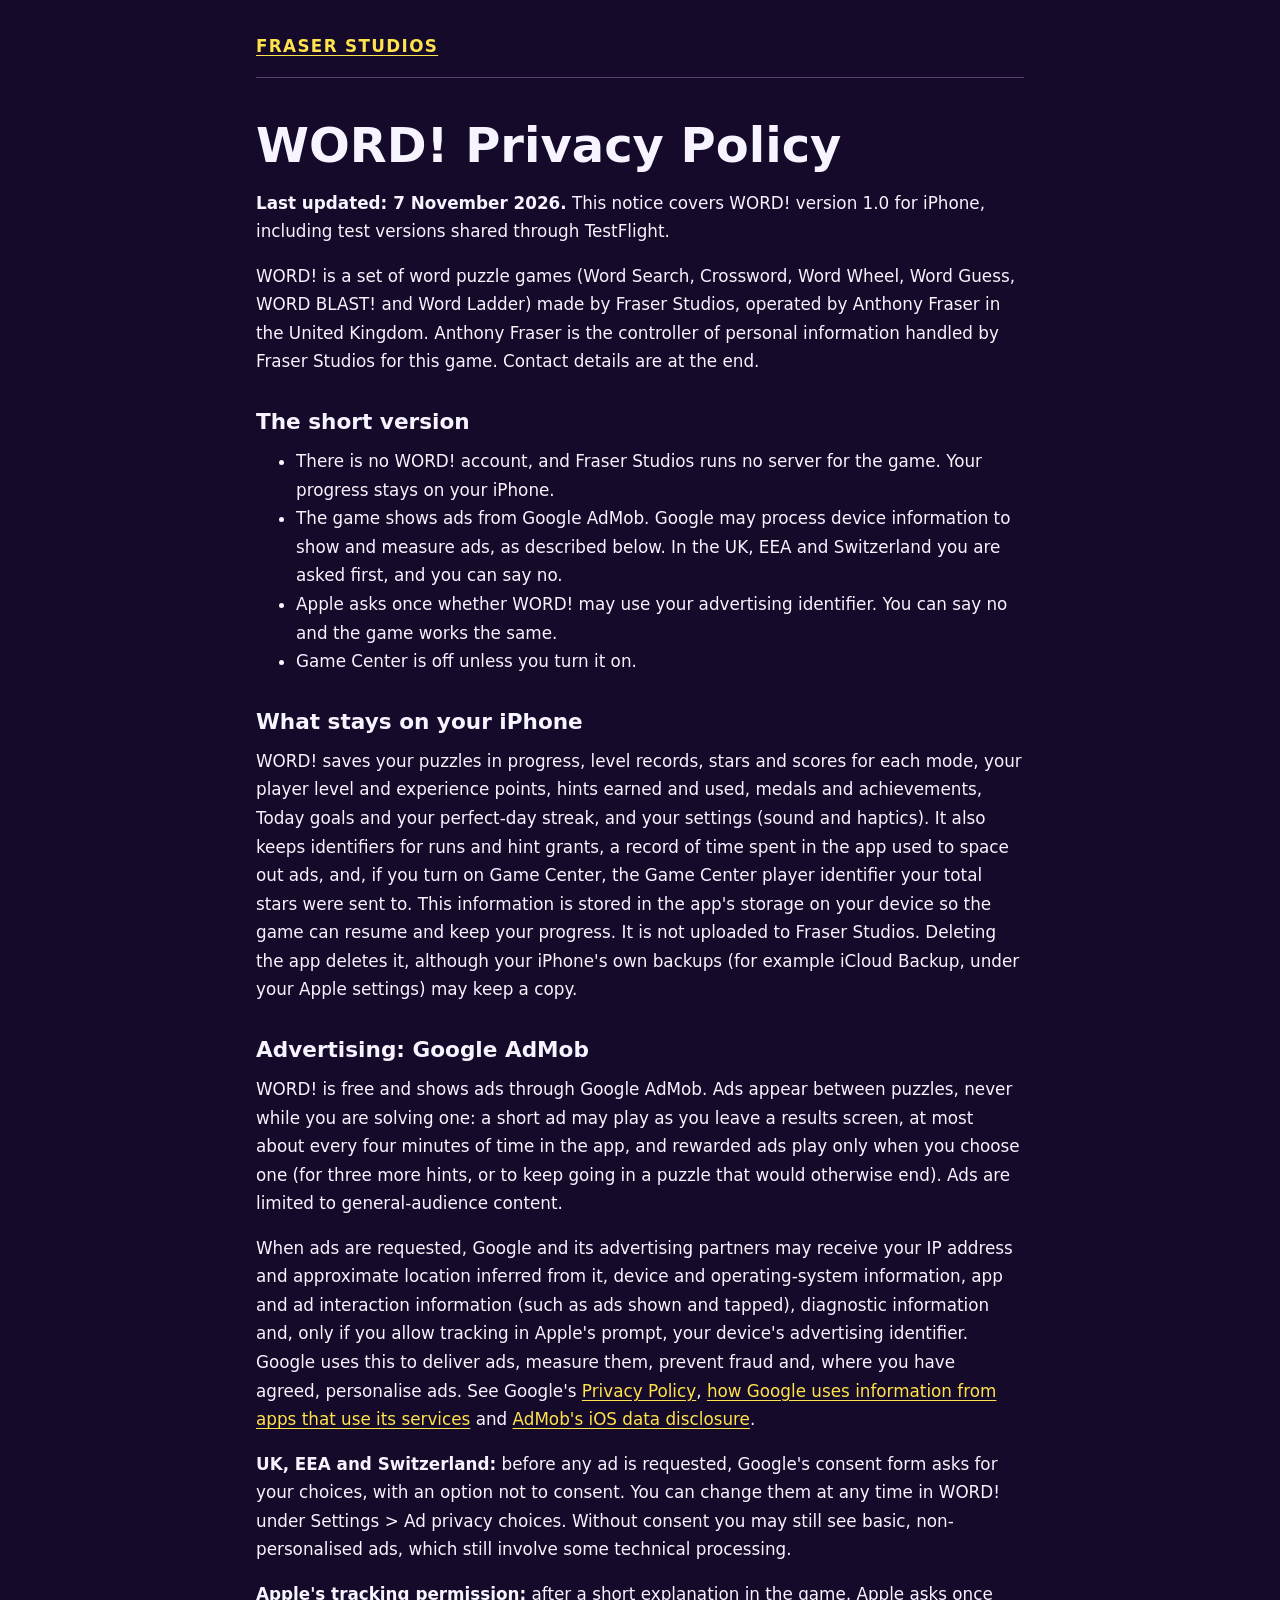
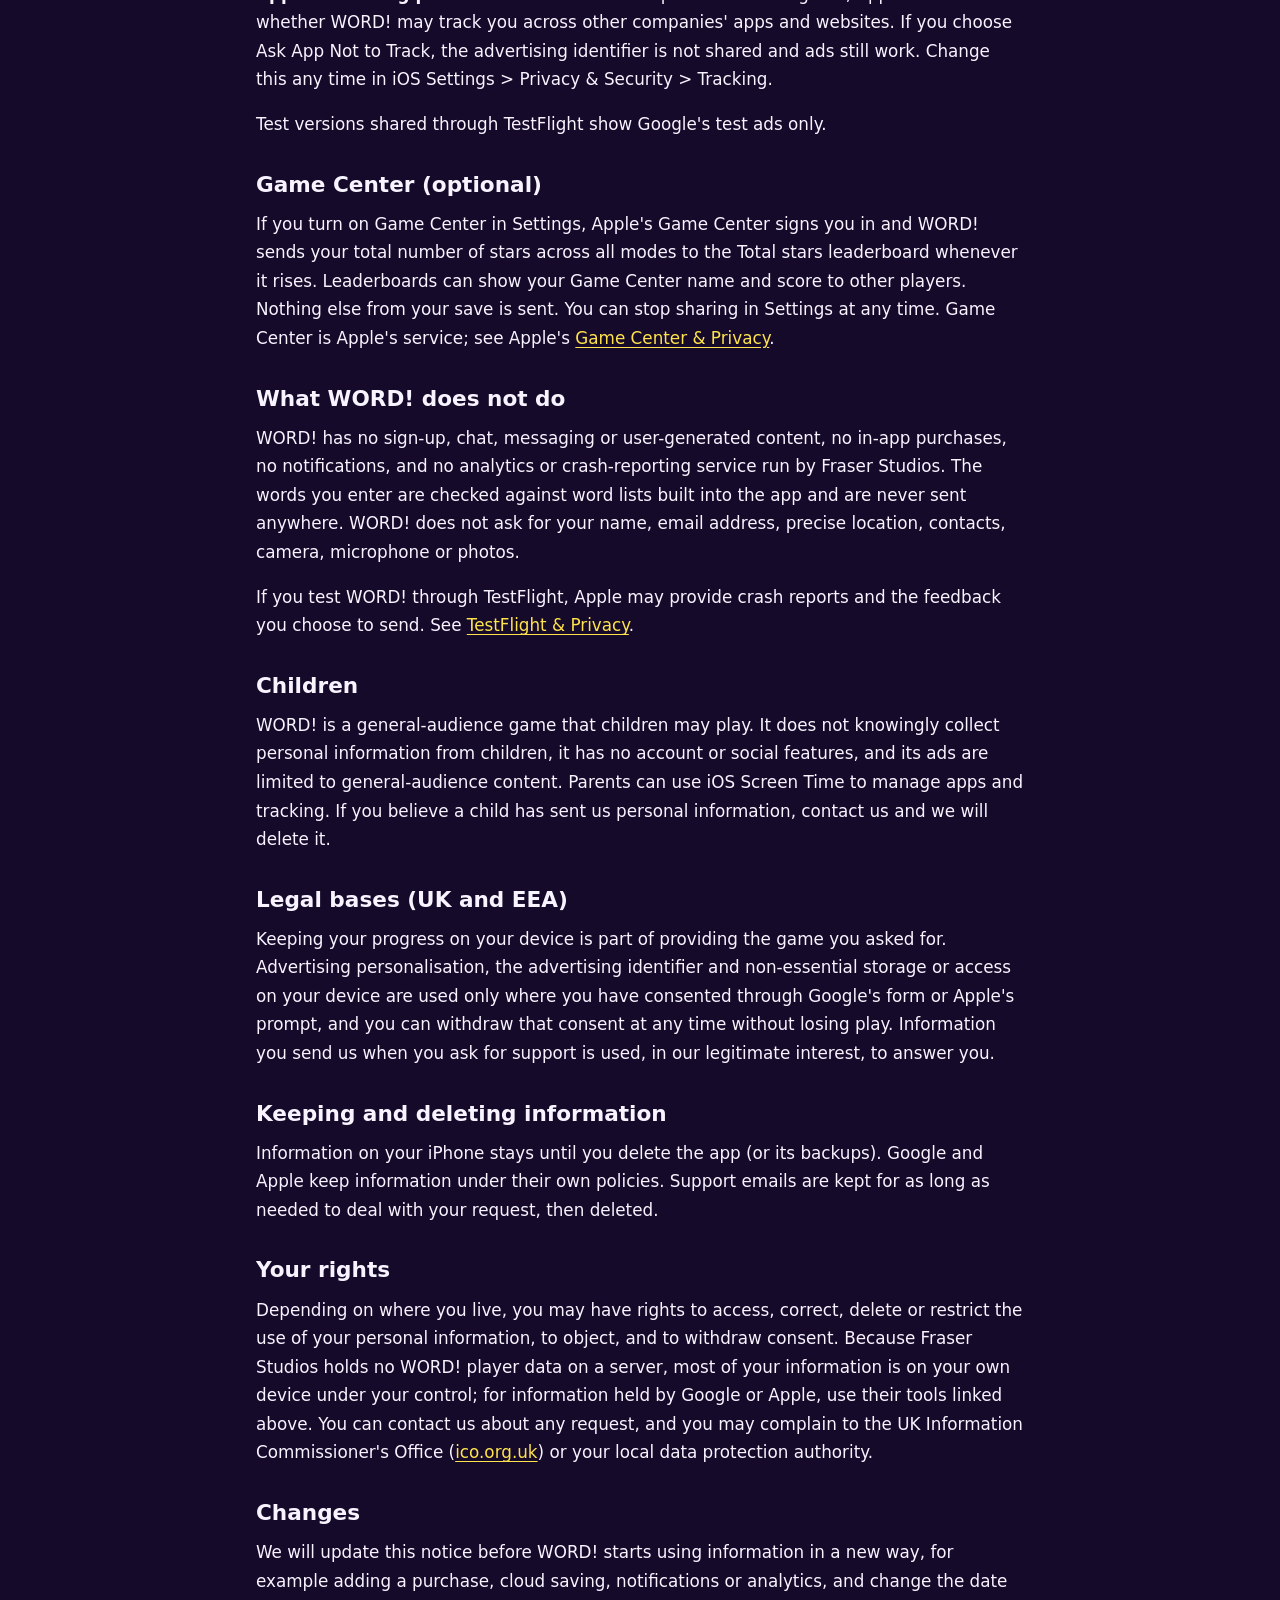
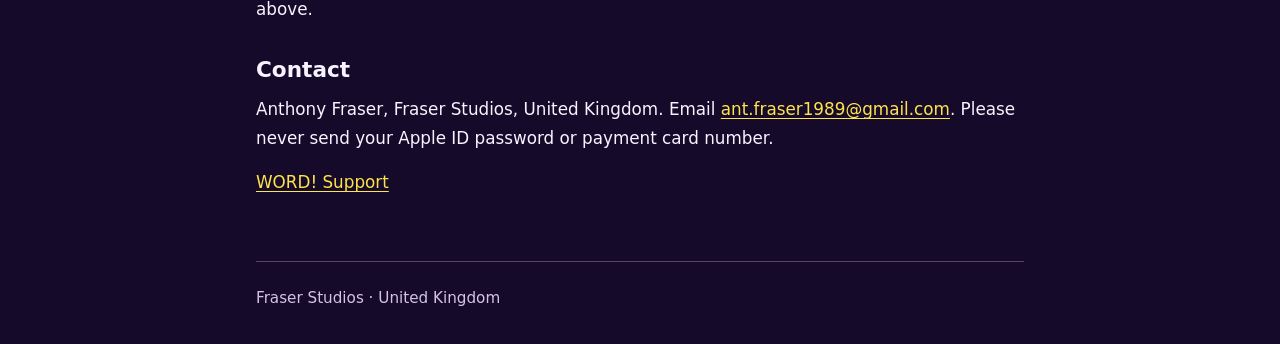
<file: word/privacy.html>
<!doctype html>
<html lang="en-GB">
<head>
<meta charset="utf-8">
<meta name="viewport" content="width=device-width, initial-scale=1">
<meta name="description" content="WORD! privacy policy: what the game keeps on your iPhone, what Google AdMob and Apple Game Center involve, and your choices.">
<title>WORD! Privacy Policy — Fraser Studios</title>
<link rel="stylesheet" href="../styles.css">
</head>
<body>
<a class="skip" href="#main">Skip to content</a>
<header><a class="brand" href="../index.html">Fraser Studios</a></header>
<main id="main">
<h1>WORD! Privacy Policy</h1>
<p><strong>Last updated: 7 November 2026.</strong> This notice covers WORD! version 1.0 for iPhone, including test versions shared through TestFlight.</p>
<p>WORD! is a set of word puzzle games (Word Search, Crossword, Word Wheel, Word Guess, WORD BLAST! and Word Ladder) made by Fraser Studios, operated by Anthony Fraser in the United Kingdom. Anthony Fraser is the controller of personal information handled by Fraser Studios for this game. Contact details are at the end.</p>

<h2>The short version</h2>
<ul>
<li>There is no WORD! account, and Fraser Studios runs no server for the game. Your progress stays on your iPhone.</li>
<li>The game shows ads from Google AdMob. Google may process device information to show and measure ads, as described below. In the UK, EEA and Switzerland you are asked first, and you can say no.</li>
<li>Apple asks once whether WORD! may use your advertising identifier. You can say no and the game works the same.</li>
<li>Game Center is off unless you turn it on.</li>
</ul>

<h2>What stays on your iPhone</h2>
<p>WORD! saves your puzzles in progress, level records, stars and scores for each mode, your player level and experience points, hints earned and used, medals and achievements, Today goals and your perfect-day streak, and your settings (sound and haptics). It also keeps identifiers for runs and hint grants, a record of time spent in the app used to space out ads, and, if you turn on Game Center, the Game Center player identifier your total stars were sent to. This information is stored in the app's storage on your device so the game can resume and keep your progress. It is not uploaded to Fraser Studios. Deleting the app deletes it, although your iPhone's own backups (for example iCloud Backup, under your Apple settings) may keep a copy.</p>

<h2>Advertising: Google AdMob</h2>
<p>WORD! is free and shows ads through Google AdMob. Ads appear between puzzles, never while you are solving one: a short ad may play as you leave a results screen, at most about every four minutes of time in the app, and rewarded ads play only when you choose one (for three more hints, or to keep going in a puzzle that would otherwise end). Ads are limited to general-audience content.</p>
<p>When ads are requested, Google and its advertising partners may receive your IP address and approximate location inferred from it, device and operating-system information, app and ad interaction information (such as ads shown and tapped), diagnostic information and, only if you allow tracking in Apple's prompt, your device's advertising identifier. Google uses this to deliver ads, measure them, prevent fraud and, where you have agreed, personalise ads. See Google's <a href="https://policies.google.com/privacy">Privacy Policy</a>, <a href="https://policies.google.com/technologies/partner-sites">how Google uses information from apps that use its services</a> and <a href="https://developers.google.com/admob/ios/privacy/data-disclosure">AdMob's iOS data disclosure</a>.</p>
<p><strong>UK, EEA and Switzerland:</strong> before any ad is requested, Google's consent form asks for your choices, with an option not to consent. You can change them at any time in WORD! under Settings &gt; Ad privacy choices. Without consent you may still see basic, non-personalised ads, which still involve some technical processing.</p>
<p><strong>Apple's tracking permission:</strong> after a short explanation in the game, Apple asks once whether WORD! may track you across other companies' apps and websites. If you choose Ask App Not to Track, the advertising identifier is not shared and ads still work. Change this any time in iOS Settings &gt; Privacy &amp; Security &gt; Tracking.</p>
<p>Test versions shared through TestFlight show Google's test ads only.</p>

<h2>Game Center (optional)</h2>
<p>If you turn on Game Center in Settings, Apple's Game Center signs you in and WORD! sends your total number of stars across all modes to the Total stars leaderboard whenever it rises. Leaderboards can show your Game Center name and score to other players. Nothing else from your save is sent. You can stop sharing in Settings at any time. Game Center is Apple's service; see Apple's <a href="https://www.apple.com/legal/privacy/data/en/game-center/">Game Center &amp; Privacy</a>.</p>

<h2>What WORD! does not do</h2>
<p>WORD! has no sign-up, chat, messaging or user-generated content, no in-app purchases, no notifications, and no analytics or crash-reporting service run by Fraser Studios. The words you enter are checked against word lists built into the app and are never sent anywhere. WORD! does not ask for your name, email address, precise location, contacts, camera, microphone or photos.</p>
<p>If you test WORD! through TestFlight, Apple may provide crash reports and the feedback you choose to send. See <a href="https://www.apple.com/legal/privacy/data/en/testflight/">TestFlight &amp; Privacy</a>.</p>

<h2>Children</h2>
<p>WORD! is a general-audience game that children may play. It does not knowingly collect personal information from children, it has no account or social features, and its ads are limited to general-audience content. Parents can use iOS Screen Time to manage apps and tracking. If you believe a child has sent us personal information, contact us and we will delete it.</p>

<h2>Legal bases (UK and EEA)</h2>
<p>Keeping your progress on your device is part of providing the game you asked for. Advertising personalisation, the advertising identifier and non-essential storage or access on your device are used only where you have consented through Google's form or Apple's prompt, and you can withdraw that consent at any time without losing play. Information you send us when you ask for support is used, in our legitimate interest, to answer you.</p>

<h2>Keeping and deleting information</h2>
<p>Information on your iPhone stays until you delete the app (or its backups). Google and Apple keep information under their own policies. Support emails are kept for as long as needed to deal with your request, then deleted.</p>

<h2>Your rights</h2>
<p>Depending on where you live, you may have rights to access, correct, delete or restrict the use of your personal information, to object, and to withdraw consent. Because Fraser Studios holds no WORD! player data on a server, most of your information is on your own device under your control; for information held by Google or Apple, use their tools linked above. You can contact us about any request, and you may complain to the UK Information Commissioner's Office (<a href="https://ico.org.uk">ico.org.uk</a>) or your local data protection authority.</p>

<h2>Changes</h2>
<p>We will update this notice before WORD! starts using information in a new way, for example adding a purchase, cloud saving, notifications or analytics, and change the date above.</p>

<h2>Contact</h2>
<p>Anthony Fraser, Fraser Studios, United Kingdom. Email <a href="mailto:ant.fraser1989@gmail.com">ant.fraser1989@gmail.com</a>. Please never send your Apple ID password or payment card number.</p>
<p><a href="support.html">WORD! Support</a></p>
</main>
<footer>Fraser Studios · United Kingdom</footer>
</body>
</html>
</file>
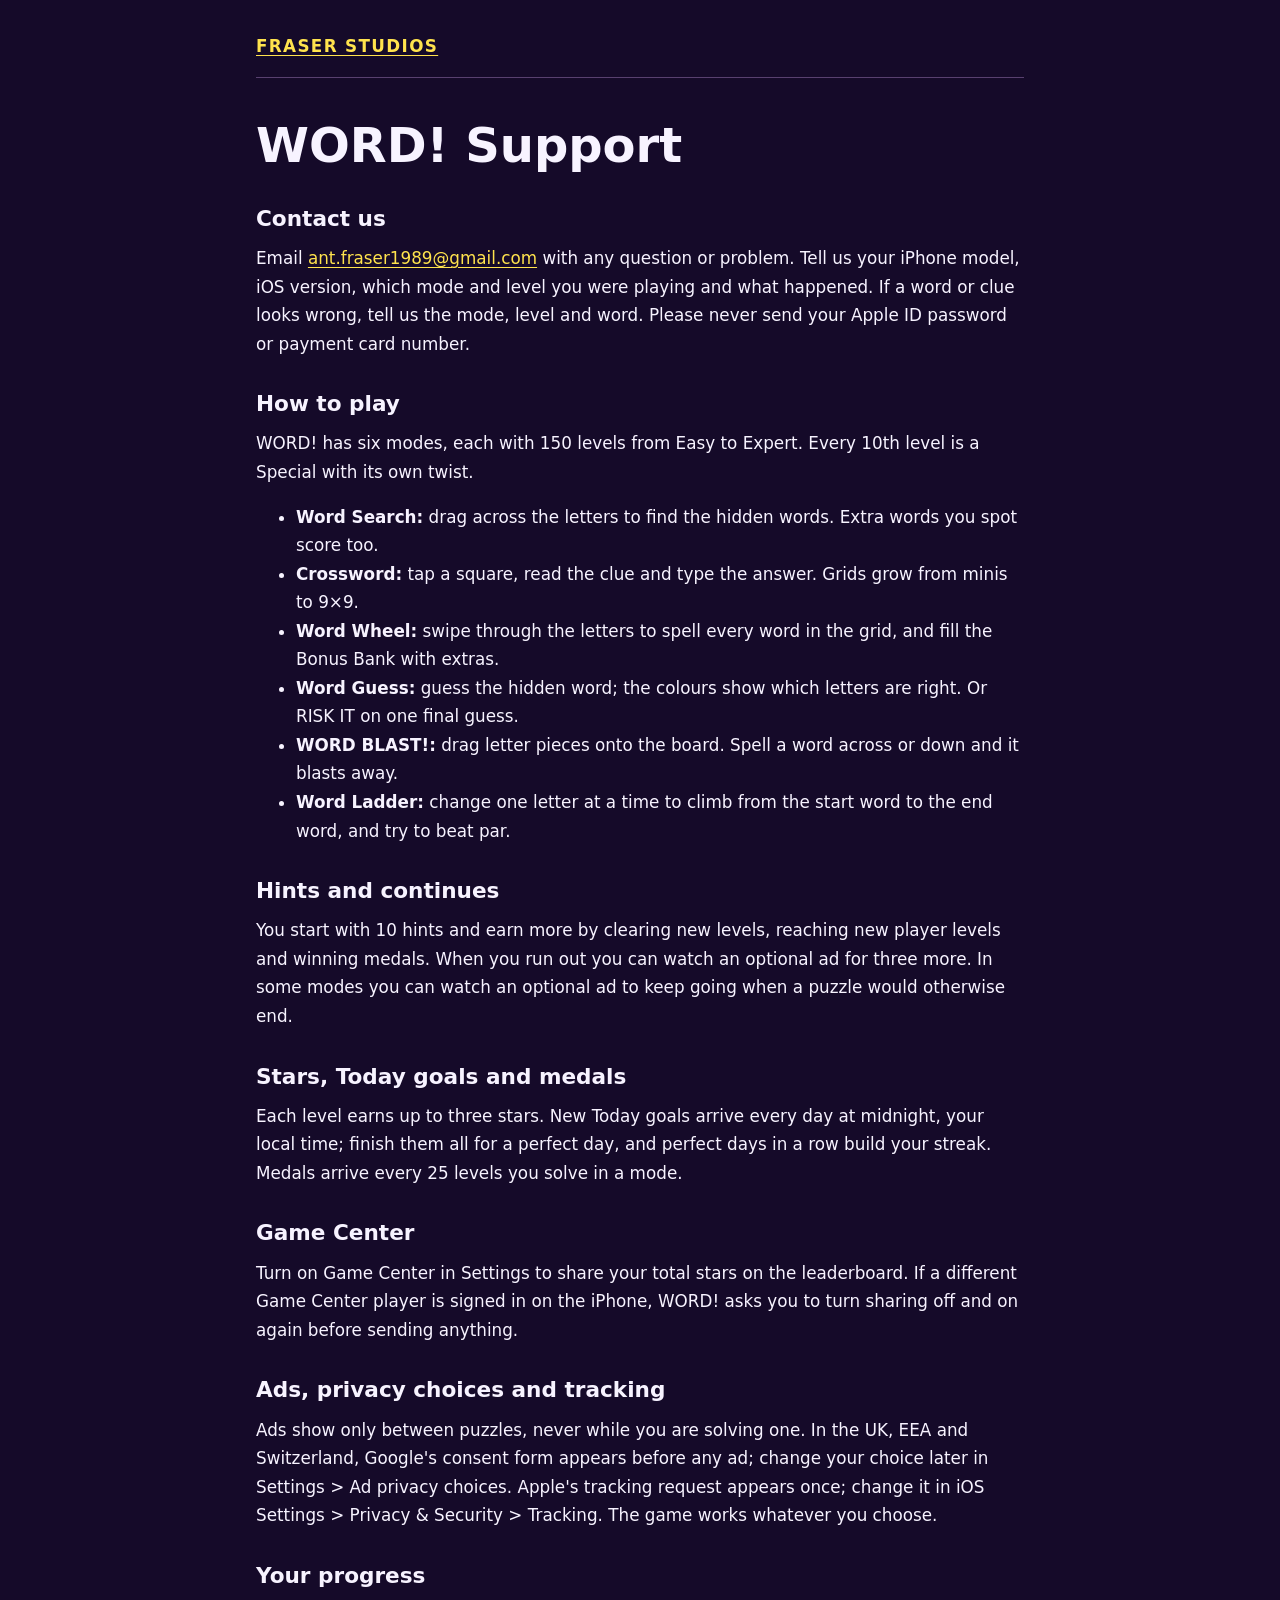
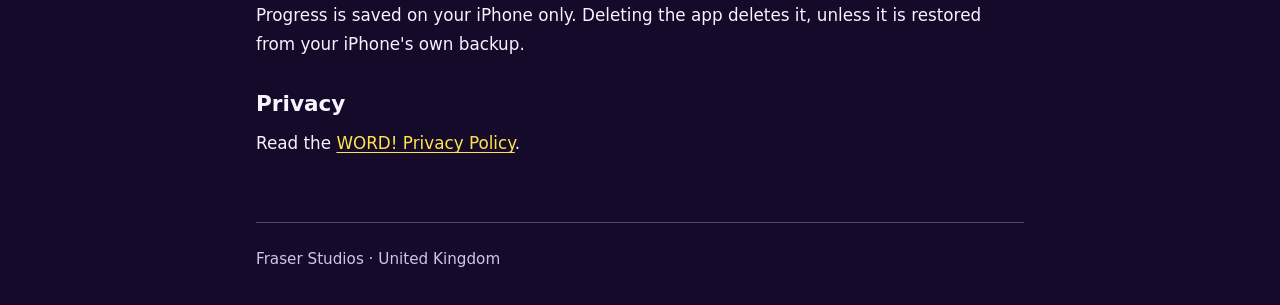
<file: word/support.html>
<!doctype html>
<html lang="en-GB">
<head>
<meta charset="utf-8">
<meta name="viewport" content="width=device-width, initial-scale=1">
<meta name="description" content="WORD! support: how to contact Fraser Studios and get help with the six word modes, hints, Today goals, Game Center and ad choices.">
<title>WORD! Support — Fraser Studios</title>
<link rel="stylesheet" href="../styles.css">
</head>
<body>
<a class="skip" href="#main">Skip to content</a>
<header><a class="brand" href="../index.html">Fraser Studios</a></header>
<main id="main">
<h1>WORD! Support</h1>
<h2>Contact us</h2>
<p>Email <a href="mailto:ant.fraser1989@gmail.com">ant.fraser1989@gmail.com</a> with any question or problem. Tell us your iPhone model, iOS version, which mode and level you were playing and what happened. If a word or clue looks wrong, tell us the mode, level and word. Please never send your Apple ID password or payment card number.</p>
<h2>How to play</h2>
<p>WORD! has six modes, each with 150 levels from Easy to Expert. Every 10th level is a Special with its own twist.</p>
<ul>
<li><strong>Word Search:</strong> drag across the letters to find the hidden words. Extra words you spot score too.</li>
<li><strong>Crossword:</strong> tap a square, read the clue and type the answer. Grids grow from minis to 9×9.</li>
<li><strong>Word Wheel:</strong> swipe through the letters to spell every word in the grid, and fill the Bonus Bank with extras.</li>
<li><strong>Word Guess:</strong> guess the hidden word; the colours show which letters are right. Or RISK IT on one final guess.</li>
<li><strong>WORD BLAST!:</strong> drag letter pieces onto the board. Spell a word across or down and it blasts away.</li>
<li><strong>Word Ladder:</strong> change one letter at a time to climb from the start word to the end word, and try to beat par.</li>
</ul>
<h2>Hints and continues</h2>
<p>You start with 10 hints and earn more by clearing new levels, reaching new player levels and winning medals. When you run out you can watch an optional ad for three more. In some modes you can watch an optional ad to keep going when a puzzle would otherwise end.</p>
<h2>Stars, Today goals and medals</h2>
<p>Each level earns up to three stars. New Today goals arrive every day at midnight, your local time; finish them all for a perfect day, and perfect days in a row build your streak. Medals arrive every 25 levels you solve in a mode.</p>
<h2>Game Center</h2>
<p>Turn on Game Center in Settings to share your total stars on the leaderboard. If a different Game Center player is signed in on the iPhone, WORD! asks you to turn sharing off and on again before sending anything.</p>
<h2>Ads, privacy choices and tracking</h2>
<p>Ads show only between puzzles, never while you are solving one. In the UK, EEA and Switzerland, Google's consent form appears before any ad; change your choice later in Settings &gt; Ad privacy choices. Apple's tracking request appears once; change it in iOS Settings &gt; Privacy &amp; Security &gt; Tracking. The game works whatever you choose.</p>
<h2>Your progress</h2>
<p>Progress is saved on your iPhone only. Deleting the app deletes it, unless it is restored from your iPhone's own backup.</p>
<h2>Privacy</h2>
<p>Read the <a href="privacy.html">WORD! Privacy Policy</a>.</p>
</main>
<footer>Fraser Studios · United Kingdom</footer>
</body>
</html>
</file>
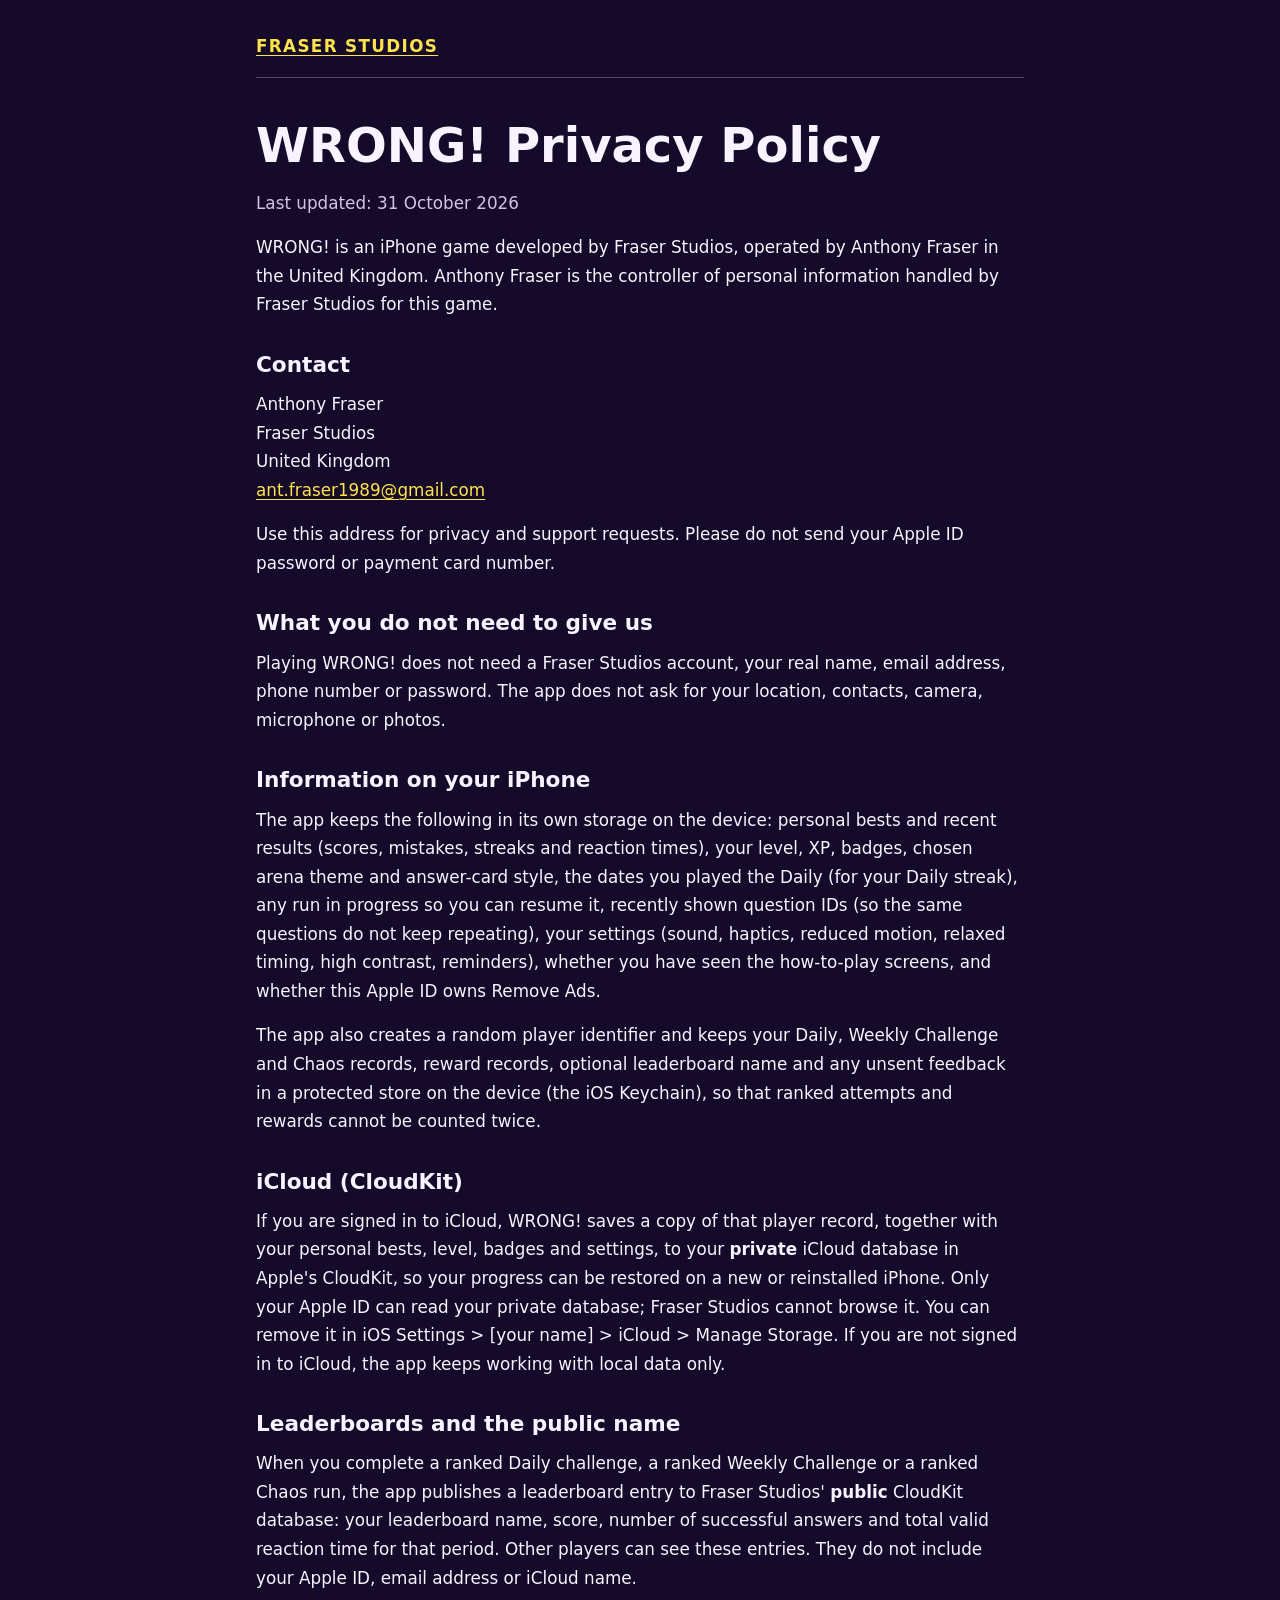
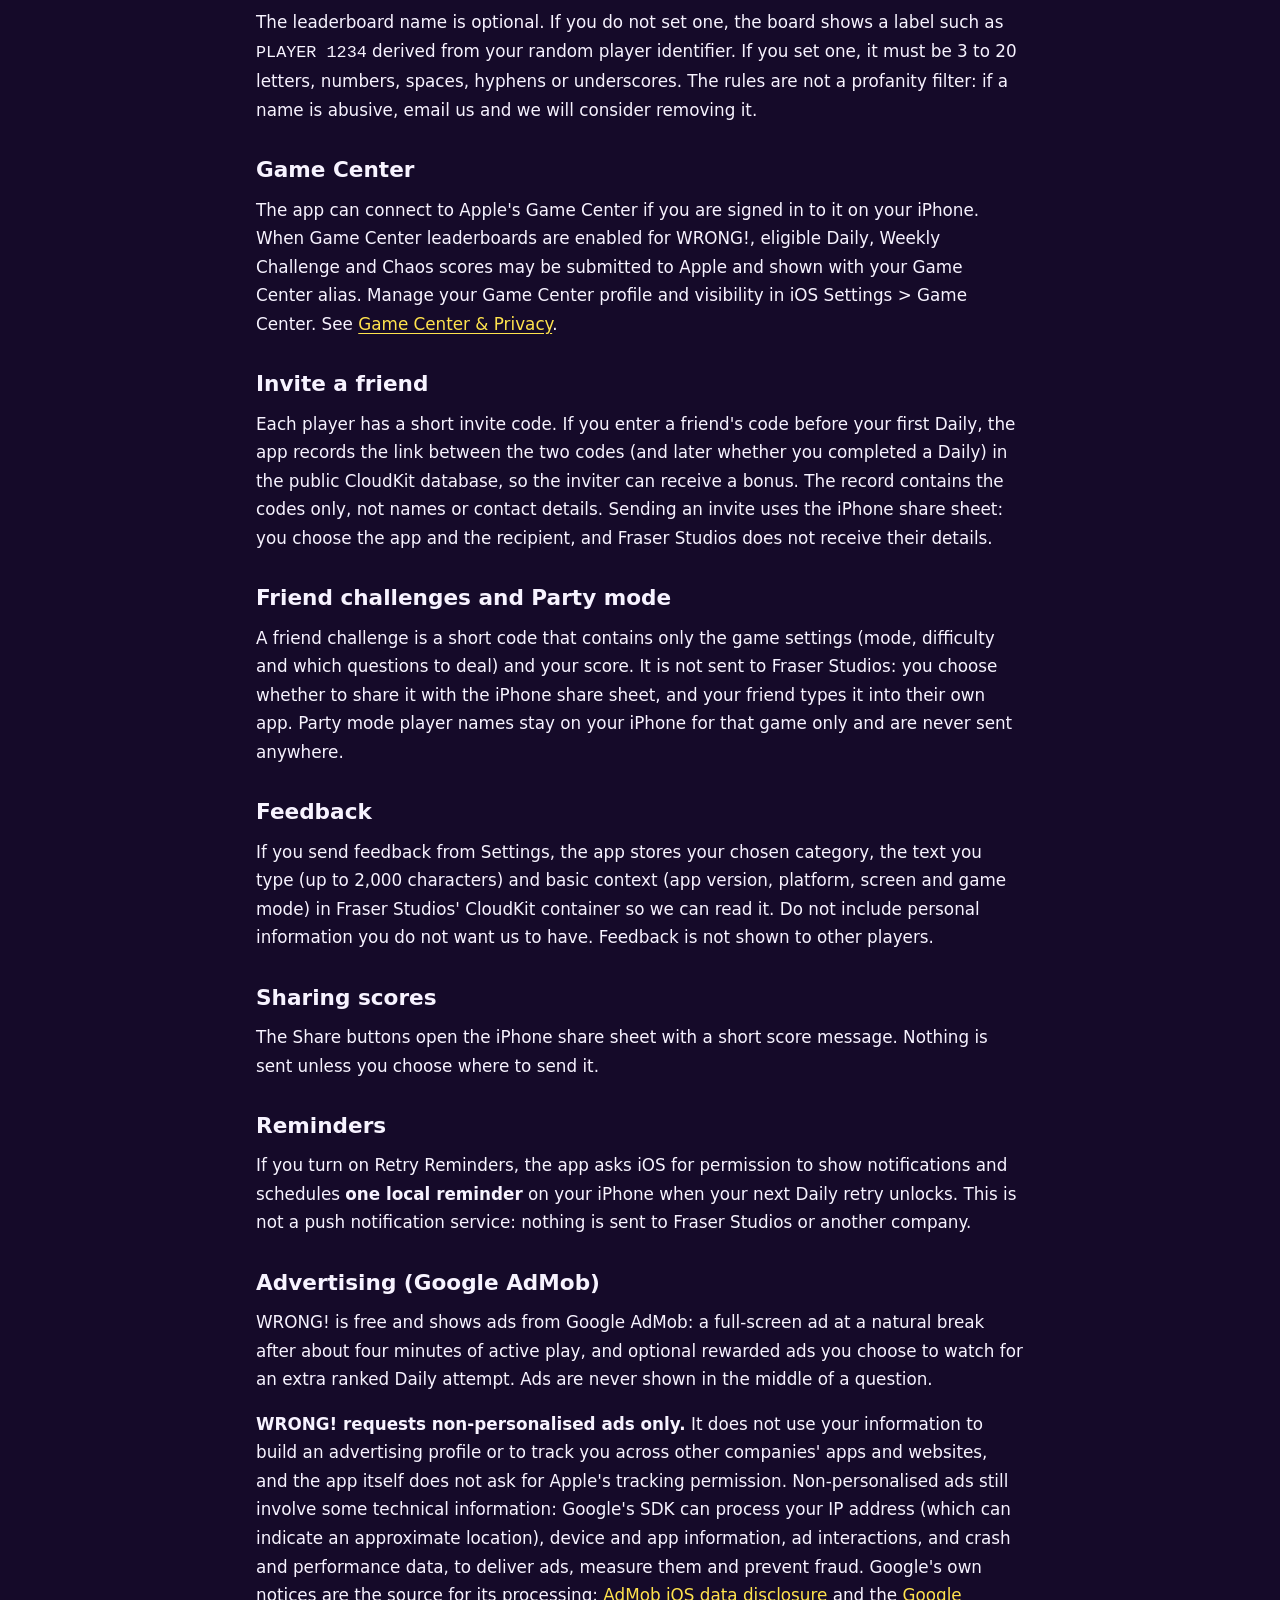
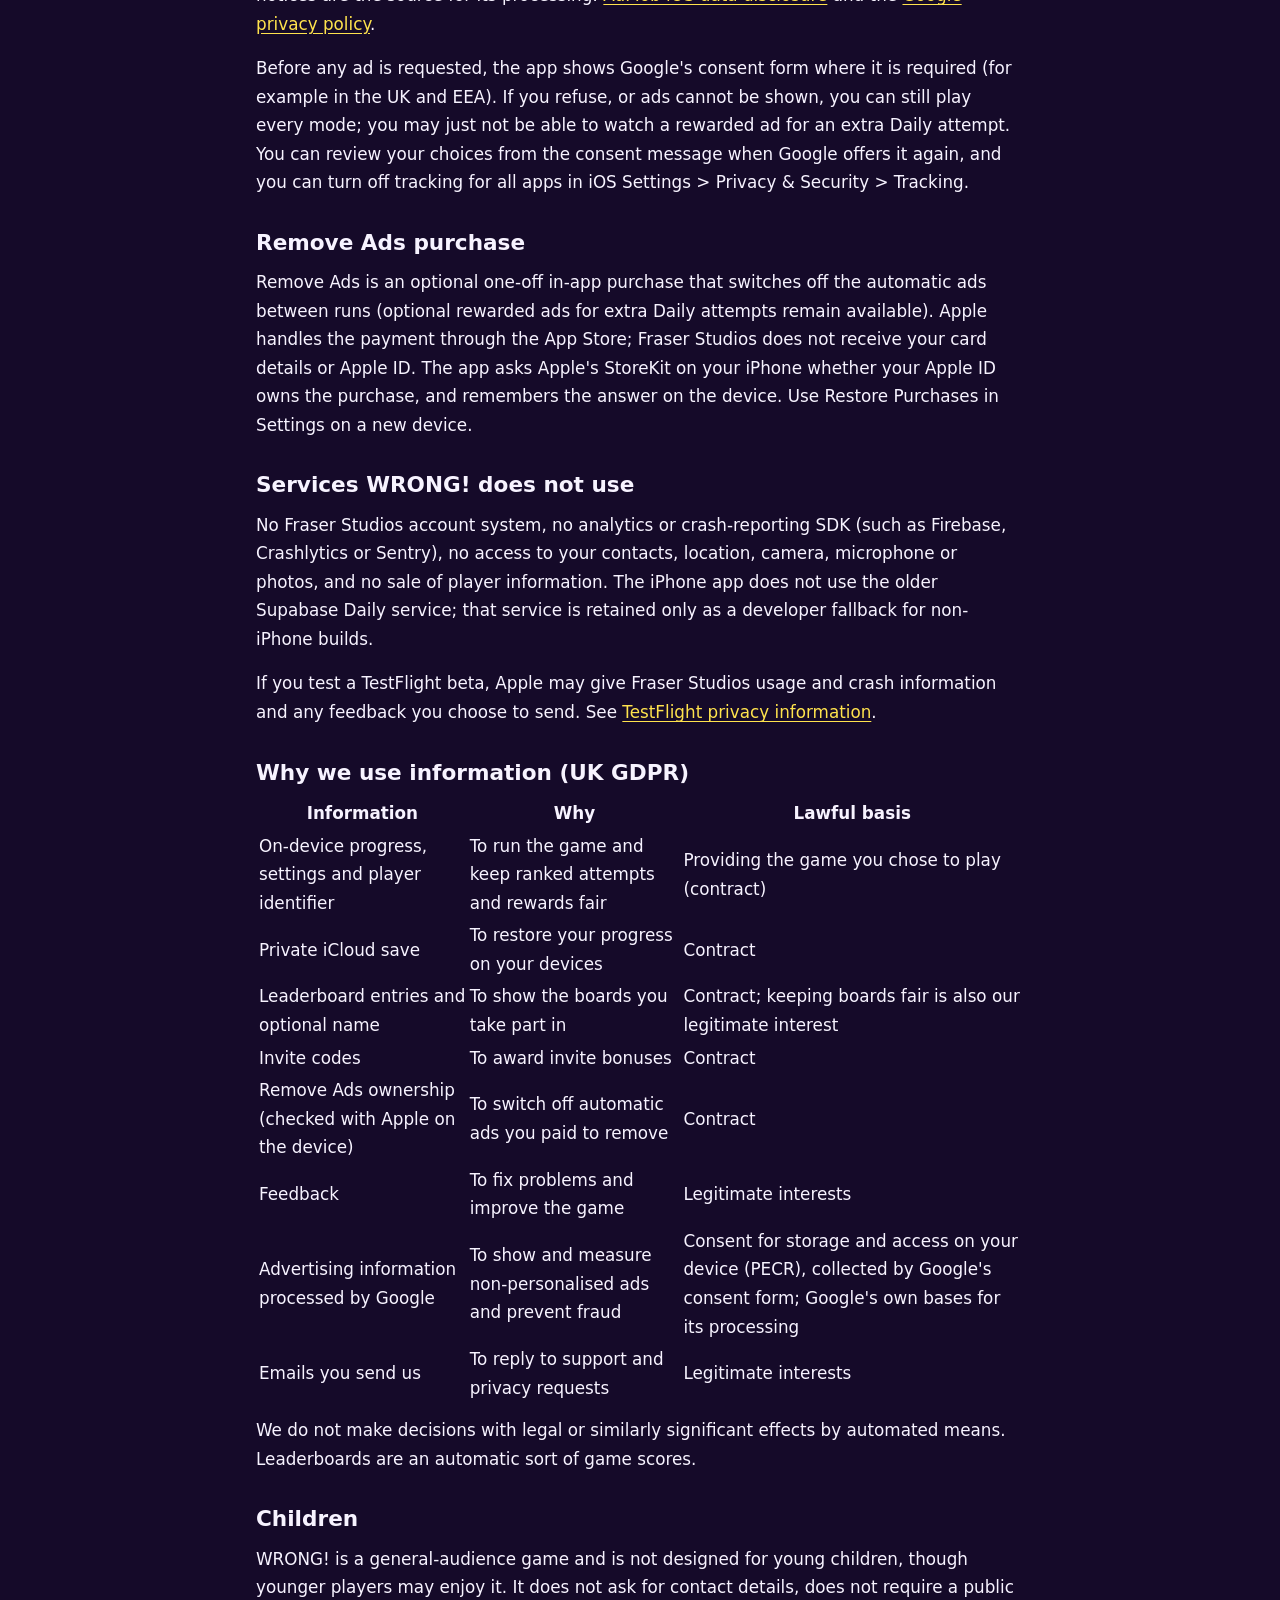
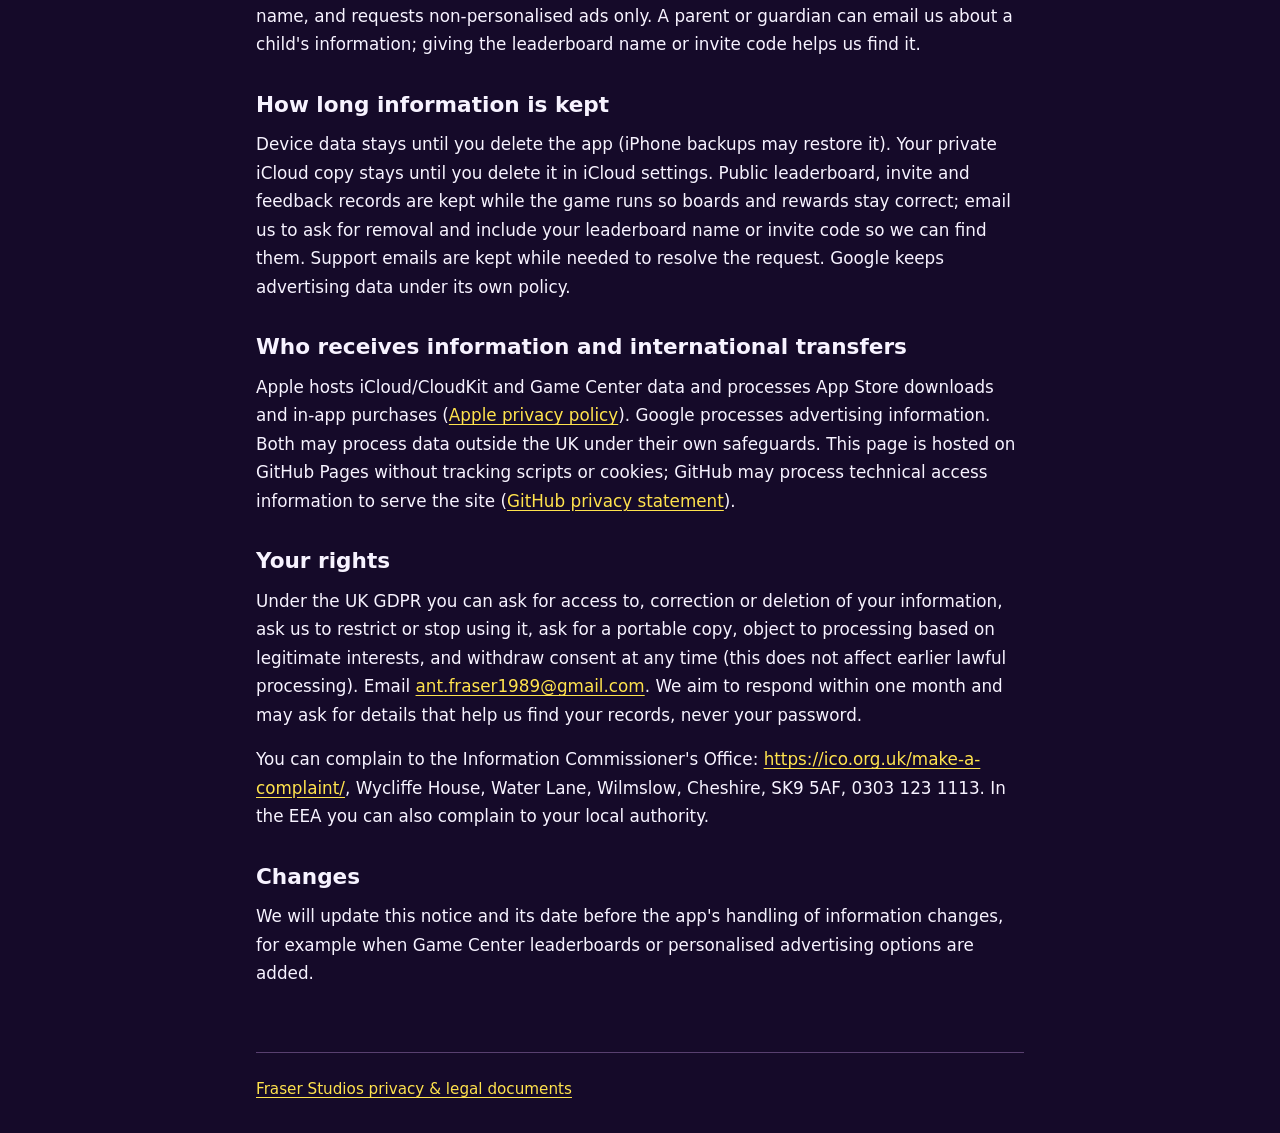
<file: wrong/privacy.html>
<!-- Generated by scripts/legal-html.py from privacy-policy.md. Drop-in for antfraser89/fraserstudios-legal as wrong/privacy.html. Uses ../styles.css. No scripts, cookies or external assets. -->
<!doctype html>
<html lang="en-GB">
<head>
<meta charset="utf-8">
<meta name="viewport" content="width=device-width, initial-scale=1">
<meta name="description" content="WRONG! privacy information: on-device and iCloud progress, leaderboards, non-personalised ads, and your UK data rights.">
<title>WRONG! Privacy Policy — Fraser Studios</title>
<link rel="stylesheet" href="../styles.css">
</head>
<body>
<a class="skip" href="#main">Skip to content</a>
<header><a class="brand" href="../index.html">Fraser Studios</a></header>
<main id="main">
<h1>WRONG! Privacy Policy</h1>
<p class="meta">Last updated: <time datetime="2026-10-31">31 October 2026</time></p>
<p>WRONG! is an iPhone game developed by Fraser Studios, operated by Anthony Fraser in the United Kingdom. Anthony Fraser is the controller of personal information handled by Fraser Studios for this game.</p>
<h2>Contact</h2>
<p>Anthony Fraser<br>
Fraser Studios<br>
United Kingdom<br>
<a href="mailto:ant.fraser1989@gmail.com">ant.fraser1989@gmail.com</a></p>
<p>Use this address for privacy and support requests. Please do not send your Apple ID password or payment card number.</p>
<h2>What you do not need to give us</h2>
<p>Playing WRONG! does not need a Fraser Studios account, your real name, email address, phone number or password. The app does not ask for your location, contacts, camera, microphone or photos.</p>
<h2>Information on your iPhone</h2>
<p>The app keeps the following in its own storage on the device: personal bests and recent results (scores, mistakes, streaks and reaction times), your level, XP, badges, chosen arena theme and answer-card style, the dates you played the Daily (for your Daily streak), any run in progress so you can resume it, recently shown question IDs (so the same questions do not keep repeating), your settings (sound, haptics, reduced motion, relaxed timing, high contrast, reminders), whether you have seen the how-to-play screens, and whether this Apple ID owns Remove Ads.</p>
<p>The app also creates a random player identifier and keeps your Daily, Weekly Challenge and Chaos records, reward records, optional leaderboard name and any unsent feedback in a protected store on the device (the iOS Keychain), so that ranked attempts and rewards cannot be counted twice.</p>
<h2>iCloud (CloudKit)</h2>
<p>If you are signed in to iCloud, WRONG! saves a copy of that player record, together with your personal bests, level, badges and settings, to your <strong>private</strong> iCloud database in Apple's CloudKit, so your progress can be restored on a new or reinstalled iPhone. Only your Apple ID can read your private database; Fraser Studios cannot browse it. You can remove it in iOS Settings &gt; [your name] &gt; iCloud &gt; Manage Storage. If you are not signed in to iCloud, the app keeps working with local data only.</p>
<h2>Leaderboards and the public name</h2>
<p>When you complete a ranked Daily challenge, a ranked Weekly Challenge or a ranked Chaos run, the app publishes a leaderboard entry to Fraser Studios' <strong>public</strong> CloudKit database: your leaderboard name, score, number of successful answers and total valid reaction time for that period. Other players can see these entries. They do not include your Apple ID, email address or iCloud name.</p>
<p>The leaderboard name is optional. If you do not set one, the board shows a label such as <code>PLAYER 1234</code> derived from your random player identifier. If you set one, it must be 3 to 20 letters, numbers, spaces, hyphens or underscores. The rules are not a profanity filter: if a name is abusive, email us and we will consider removing it.</p>
<h2>Game Center</h2>
<p>The app can connect to Apple's Game Center if you are signed in to it on your iPhone. When Game Center leaderboards are enabled for WRONG!, eligible Daily, Weekly Challenge and Chaos scores may be submitted to Apple and shown with your Game Center alias. Manage your Game Center profile and visibility in iOS Settings &gt; Game Center. See <a href="https://www.apple.com/legal/privacy/data/en/game-center/">Game Center &amp; Privacy</a>.</p>
<h2>Invite a friend</h2>
<p>Each player has a short invite code. If you enter a friend's code before your first Daily, the app records the link between the two codes (and later whether you completed a Daily) in the public CloudKit database, so the inviter can receive a bonus. The record contains the codes only, not names or contact details. Sending an invite uses the iPhone share sheet: you choose the app and the recipient, and Fraser Studios does not receive their details.</p>
<h2>Friend challenges and Party mode</h2>
<p>A friend challenge is a short code that contains only the game settings (mode, difficulty and which questions to deal) and your score. It is not sent to Fraser Studios: you choose whether to share it with the iPhone share sheet, and your friend types it into their own app. Party mode player names stay on your iPhone for that game only and are never sent anywhere.</p>
<h2>Feedback</h2>
<p>If you send feedback from Settings, the app stores your chosen category, the text you type (up to 2,000 characters) and basic context (app version, platform, screen and game mode) in Fraser Studios' CloudKit container so we can read it. Do not include personal information you do not want us to have. Feedback is not shown to other players.</p>
<h2>Sharing scores</h2>
<p>The Share buttons open the iPhone share sheet with a short score message. Nothing is sent unless you choose where to send it.</p>
<h2>Reminders</h2>
<p>If you turn on Retry Reminders, the app asks iOS for permission to show notifications and schedules <strong>one local reminder</strong> on your iPhone when your next Daily retry unlocks. This is not a push notification service: nothing is sent to Fraser Studios or another company.</p>
<h2>Advertising (Google AdMob)</h2>
<p>WRONG! is free and shows ads from Google AdMob: a full-screen ad at a natural break after about four minutes of active play, and optional rewarded ads you choose to watch for an extra ranked Daily attempt. Ads are never shown in the middle of a question.</p>
<p><strong>WRONG! requests non-personalised ads only.</strong> It does not use your information to build an advertising profile or to track you across other companies' apps and websites, and the app itself does not ask for Apple's tracking permission. Non-personalised ads still involve some technical information: Google's SDK can process your IP address (which can indicate an approximate location), device and app information, ad interactions, and crash and performance data, to deliver ads, measure them and prevent fraud. Google's own notices are the source for its processing: <a href="https://developers.google.com/admob/ios/privacy/data-disclosure">AdMob iOS data disclosure</a> and the <a href="https://policies.google.com/privacy">Google privacy policy</a>.</p>
<p>Before any ad is requested, the app shows Google's consent form where it is required (for example in the UK and EEA). If you refuse, or ads cannot be shown, you can still play every mode; you may just not be able to watch a rewarded ad for an extra Daily attempt. You can review your choices from the consent message when Google offers it again, and you can turn off tracking for all apps in iOS Settings &gt; Privacy &amp; Security &gt; Tracking.</p>
<h2>Remove Ads purchase</h2>
<p>Remove Ads is an optional one-off in-app purchase that switches off the automatic ads between runs (optional rewarded ads for extra Daily attempts remain available). Apple handles the payment through the App Store; Fraser Studios does not receive your card details or Apple ID. The app asks Apple's StoreKit on your iPhone whether your Apple ID owns the purchase, and remembers the answer on the device. Use Restore Purchases in Settings on a new device.</p>
<h2>Services WRONG! does not use</h2>
<p>No Fraser Studios account system, no analytics or crash-reporting SDK (such as Firebase, Crashlytics or Sentry), no access to your contacts, location, camera, microphone or photos, and no sale of player information. The iPhone app does not use the older Supabase Daily service; that service is retained only as a developer fallback for non-iPhone builds.</p>
<p>If you test a TestFlight beta, Apple may give Fraser Studios usage and crash information and any feedback you choose to send. See <a href="https://testflight.apple.com/#privacy-data">TestFlight privacy information</a>.</p>
<h2>Why we use information (UK GDPR)</h2>
<div class="table"><table><thead><tr><th scope="col">Information</th><th scope="col">Why</th><th scope="col">Lawful basis</th></tr></thead><tbody><tr><td>On-device progress, settings and player identifier</td><td>To run the game and keep ranked attempts and rewards fair</td><td>Providing the game you chose to play (contract)</td></tr><tr><td>Private iCloud save</td><td>To restore your progress on your devices</td><td>Contract</td></tr><tr><td>Leaderboard entries and optional name</td><td>To show the boards you take part in</td><td>Contract; keeping boards fair is also our legitimate interest</td></tr><tr><td>Invite codes</td><td>To award invite bonuses</td><td>Contract</td></tr><tr><td>Remove Ads ownership (checked with Apple on the device)</td><td>To switch off automatic ads you paid to remove</td><td>Contract</td></tr><tr><td>Feedback</td><td>To fix problems and improve the game</td><td>Legitimate interests</td></tr><tr><td>Advertising information processed by Google</td><td>To show and measure non-personalised ads and prevent fraud</td><td>Consent for storage and access on your device (PECR), collected by Google's consent form; Google's own bases for its processing</td></tr><tr><td>Emails you send us</td><td>To reply to support and privacy requests</td><td>Legitimate interests</td></tr></tbody></table></div>
<p>We do not make decisions with legal or similarly significant effects by automated means. Leaderboards are an automatic sort of game scores.</p>
<h2>Children</h2>
<p>WRONG! is a general-audience game and is not designed for young children, though younger players may enjoy it. It does not ask for contact details, does not require a public name, and requests non-personalised ads only. A parent or guardian can email us about a child's information; giving the leaderboard name or invite code helps us find it.</p>
<h2>How long information is kept</h2>
<p>Device data stays until you delete the app (iPhone backups may restore it). Your private iCloud copy stays until you delete it in iCloud settings. Public leaderboard, invite and feedback records are kept while the game runs so boards and rewards stay correct; email us to ask for removal and include your leaderboard name or invite code so we can find them. Support emails are kept while needed to resolve the request. Google keeps advertising data under its own policy.</p>
<h2>Who receives information and international transfers</h2>
<p>Apple hosts iCloud/CloudKit and Game Center data and processes App Store downloads and in-app purchases (<a href="https://www.apple.com/legal/privacy/">Apple privacy policy</a>). Google processes advertising information. Both may process data outside the UK under their own safeguards. This page is hosted on GitHub Pages without tracking scripts or cookies; GitHub may process technical access information to serve the site (<a href="https://docs.github.com/en/site-policy/privacy-policies/github-general-privacy-statement">GitHub privacy statement</a>).</p>
<h2>Your rights</h2>
<p>Under the UK GDPR you can ask for access to, correction or deletion of your information, ask us to restrict or stop using it, ask for a portable copy, object to processing based on legitimate interests, and withdraw consent at any time (this does not affect earlier lawful processing). Email <a href="mailto:ant.fraser1989@gmail.com">ant.fraser1989@gmail.com</a>. We aim to respond within one month and may ask for details that help us find your records, never your password.</p>
<p>You can complain to the Information Commissioner's Office: <a href="https://ico.org.uk/make-a-complaint/">https://ico.org.uk/make-a-complaint/</a>, Wycliffe House, Water Lane, Wilmslow, Cheshire, SK9 5AF, 0303 123 1113. In the EEA you can also complain to your local authority.</p>
<h2>Changes</h2>
<p>We will update this notice and its date before the app's handling of information changes, for example when Game Center leaderboards or personalised advertising options are added.</p>
</main>
<footer><a href="../index.html">Fraser Studios privacy &amp; legal documents</a></footer>
</body>
</html>
</file>
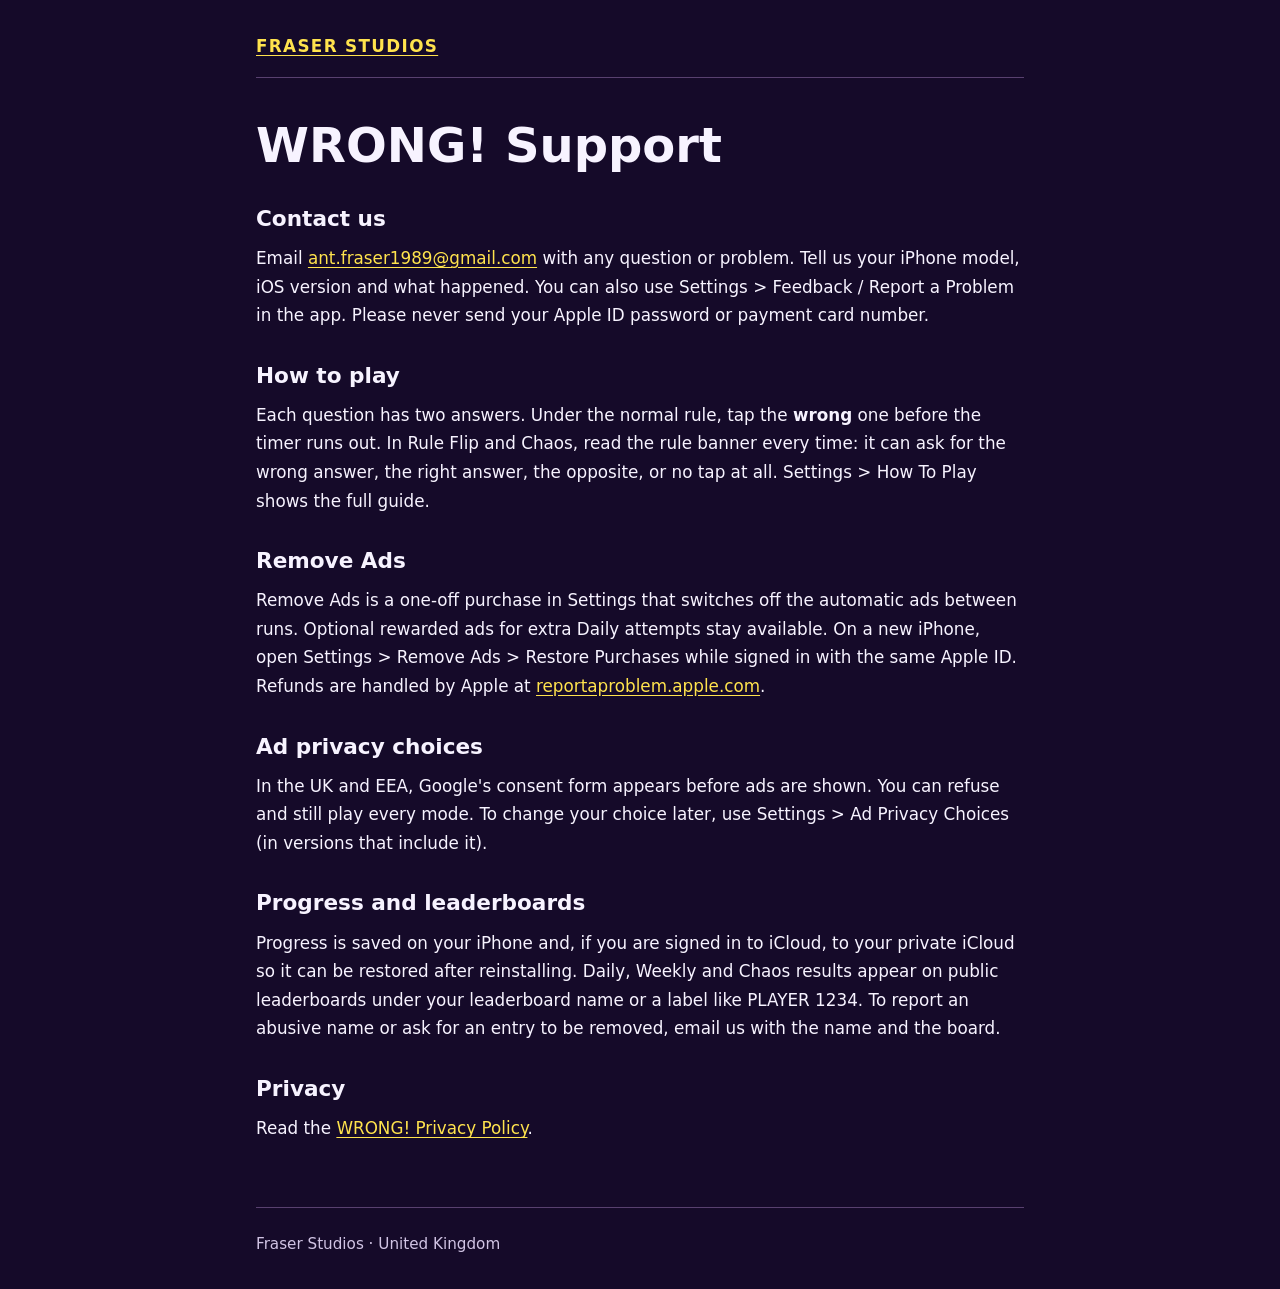
<file: wrong/support.html>
<!doctype html>
<html lang="en-GB">
<head>
<meta charset="utf-8">
<meta name="viewport" content="width=device-width, initial-scale=1">
<meta name="description" content="WRONG! support: how to contact Fraser Studios, restore purchases, change ad privacy choices and get help with the game.">
<title>WRONG! Support — Fraser Studios</title>
<link rel="stylesheet" href="../styles.css">
</head>
<body>
<a class="skip" href="#main">Skip to content</a>
<header><a class="brand" href="../index.html">Fraser Studios</a></header>
<main id="main">
<h1>WRONG! Support</h1>
<h2>Contact us</h2>
<p>Email <a href="mailto:ant.fraser1989@gmail.com">ant.fraser1989@gmail.com</a> with any question or problem. Tell us your iPhone model, iOS version and what happened. You can also use Settings &gt; Feedback / Report a Problem in the app. Please never send your Apple ID password or payment card number.</p>
<h2>How to play</h2>
<p>Each question has two answers. Under the normal rule, tap the <strong>wrong</strong> one before the timer runs out. In Rule Flip and Chaos, read the rule banner every time: it can ask for the wrong answer, the right answer, the opposite, or no tap at all. Settings &gt; How To Play shows the full guide.</p>
<h2>Remove Ads</h2>
<p>Remove Ads is a one-off purchase in Settings that switches off the automatic ads between runs. Optional rewarded ads for extra Daily attempts stay available. On a new iPhone, open Settings &gt; Remove Ads &gt; Restore Purchases while signed in with the same Apple ID. Refunds are handled by Apple at <a href="https://reportaproblem.apple.com/">reportaproblem.apple.com</a>.</p>
<h2>Ad privacy choices</h2>
<p>In the UK and EEA, Google's consent form appears before ads are shown. You can refuse and still play every mode. To change your choice later, use Settings &gt; Ad Privacy Choices (in versions that include it).</p>
<h2>Progress and leaderboards</h2>
<p>Progress is saved on your iPhone and, if you are signed in to iCloud, to your private iCloud so it can be restored after reinstalling. Daily, Weekly and Chaos results appear on public leaderboards under your leaderboard name or a label like PLAYER 1234. To report an abusive name or ask for an entry to be removed, email us with the name and the board.</p>
<h2>Privacy</h2>
<p>Read the <a href="privacy.html">WRONG! Privacy Policy</a>.</p>
</main>
<footer>Fraser Studios · United Kingdom</footer>
</body>
</html>
</file>
<file: styles.css>
:root{color-scheme:dark;--bg:#150a29;--panel:#21133a;--text:#f7f3ff;--muted:#d1c4e4;--accent:#ffe34d}*{box-sizing:border-box}body{margin:0;background:var(--bg);color:var(--text);font-family:system-ui,-apple-system,BlinkMacSystemFont,"Segoe UI",sans-serif;font-size:1.05rem;line-height:1.7}header,main,footer{width:min(100% - 2.5rem,48rem);margin:auto}header{padding:2rem 0 1rem;border-bottom:1px solid #58406f}.brand{font-weight:800;letter-spacing:.08em;text-transform:uppercase;color:var(--accent)}main{padding:2rem 0 3rem}h1{font-size:clamp(2rem,7vw,3rem);line-height:1.15;margin:.5rem 0 1rem}h2{font-size:1.35rem;line-height:1.3;margin:2rem 0 .6rem}p,ul{margin:.7rem 0 1rem}a{color:var(--accent);text-underline-offset:.2em;overflow-wrap:anywhere}a:focus-visible{outline:3px solid var(--accent);outline-offset:5px;border-radius:2px}.meta,footer{color:var(--muted)}footer{padding:1.5rem 0 2rem;border-top:1px solid #58406f;font-size:.95rem}.document-link{display:block;padding:1.1rem 1.3rem;margin:1.5rem 0;background:var(--panel);border:1px solid #58406f;border-radius:1rem;font-weight:700}.skip{position:absolute;top:-100px;left:1rem;background:var(--bg);padding:1rem;z-index:2}.skip:focus{top:1rem}@media(prefers-reduced-motion:reduce){*{scroll-behavior:auto}}
</file>
